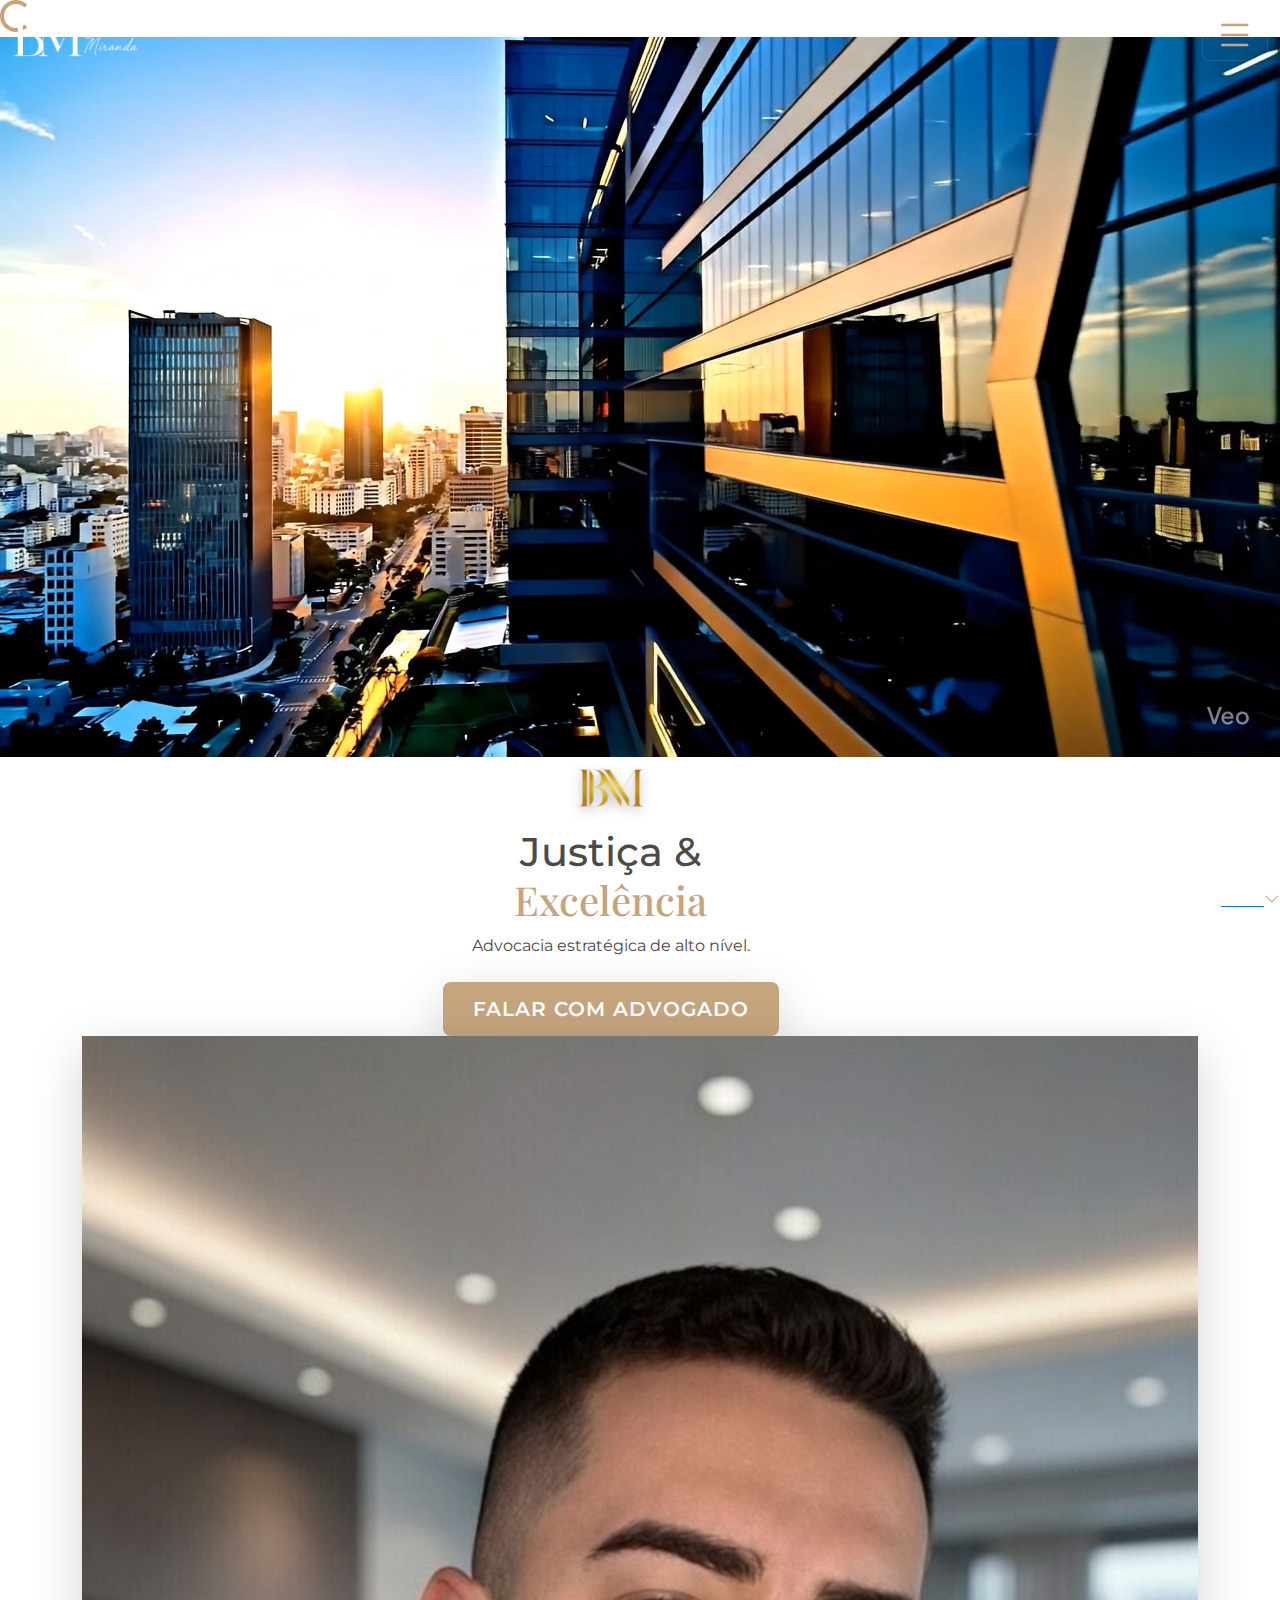
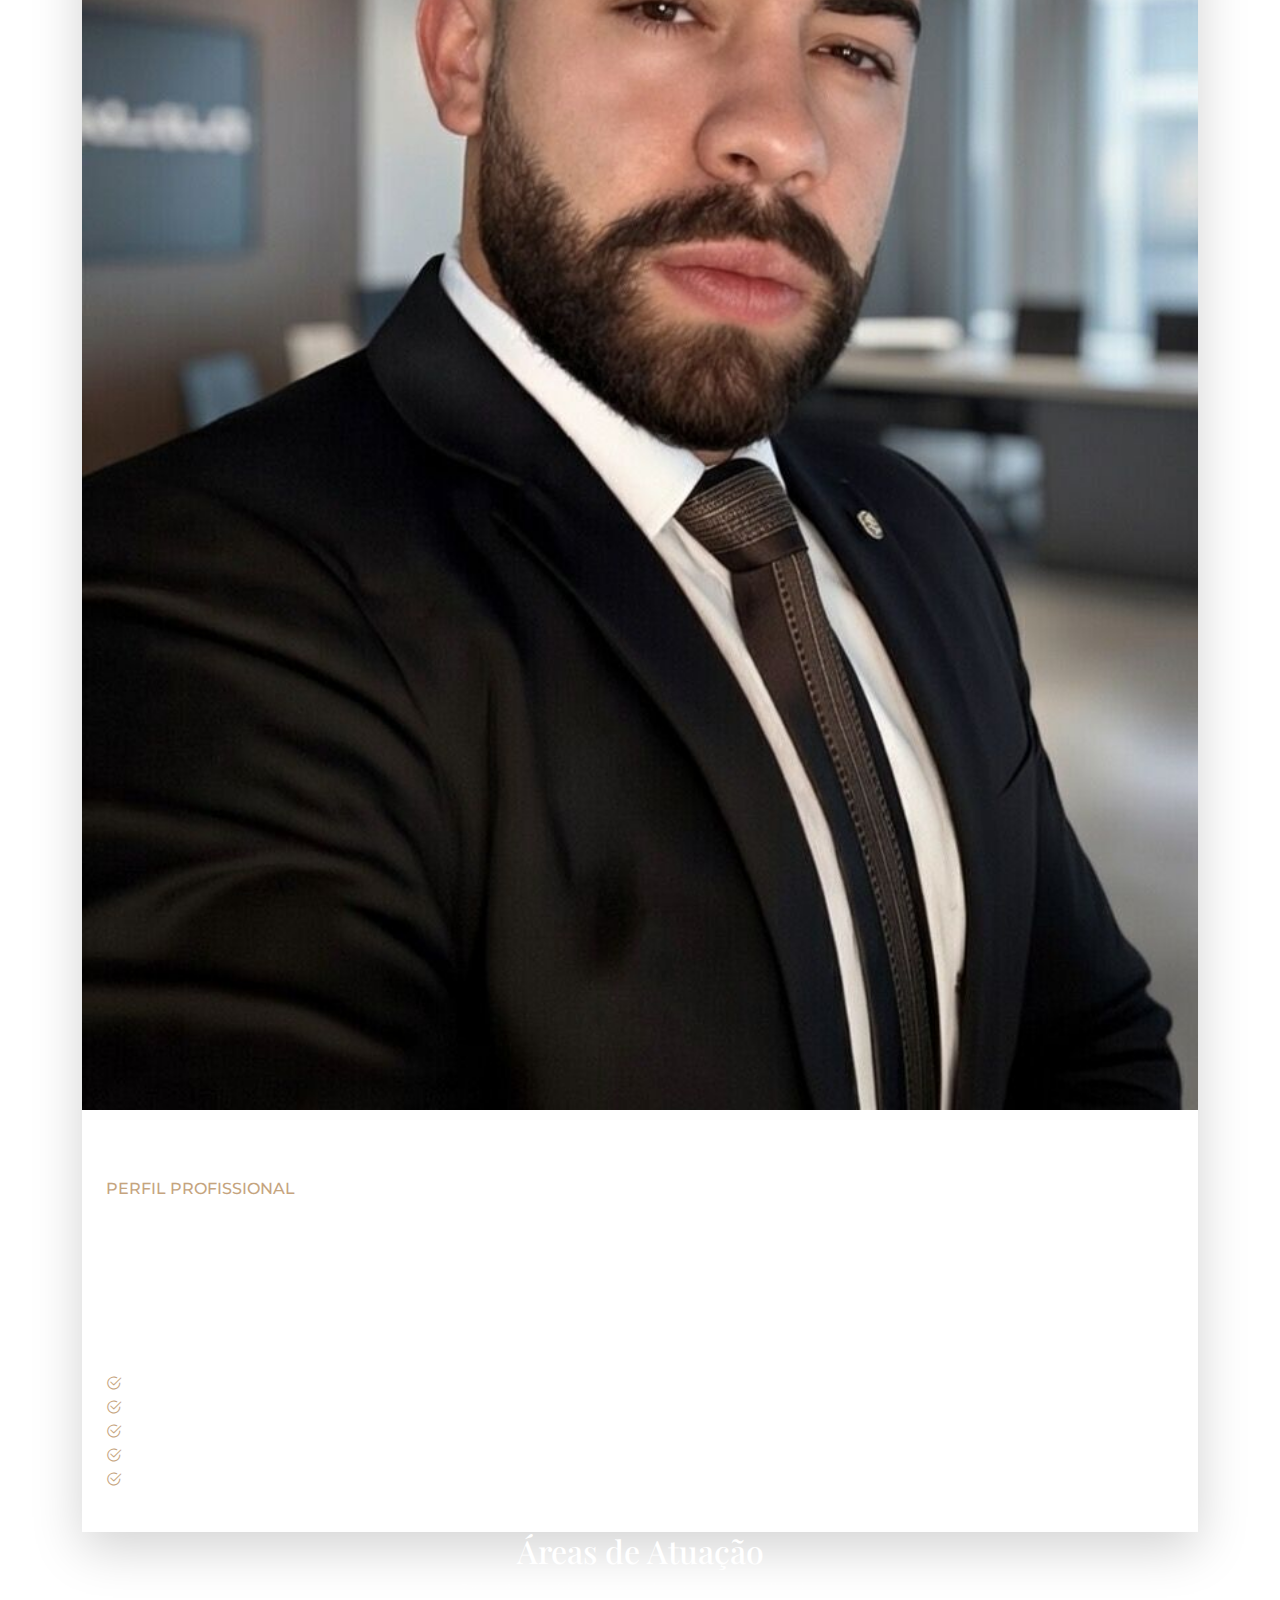
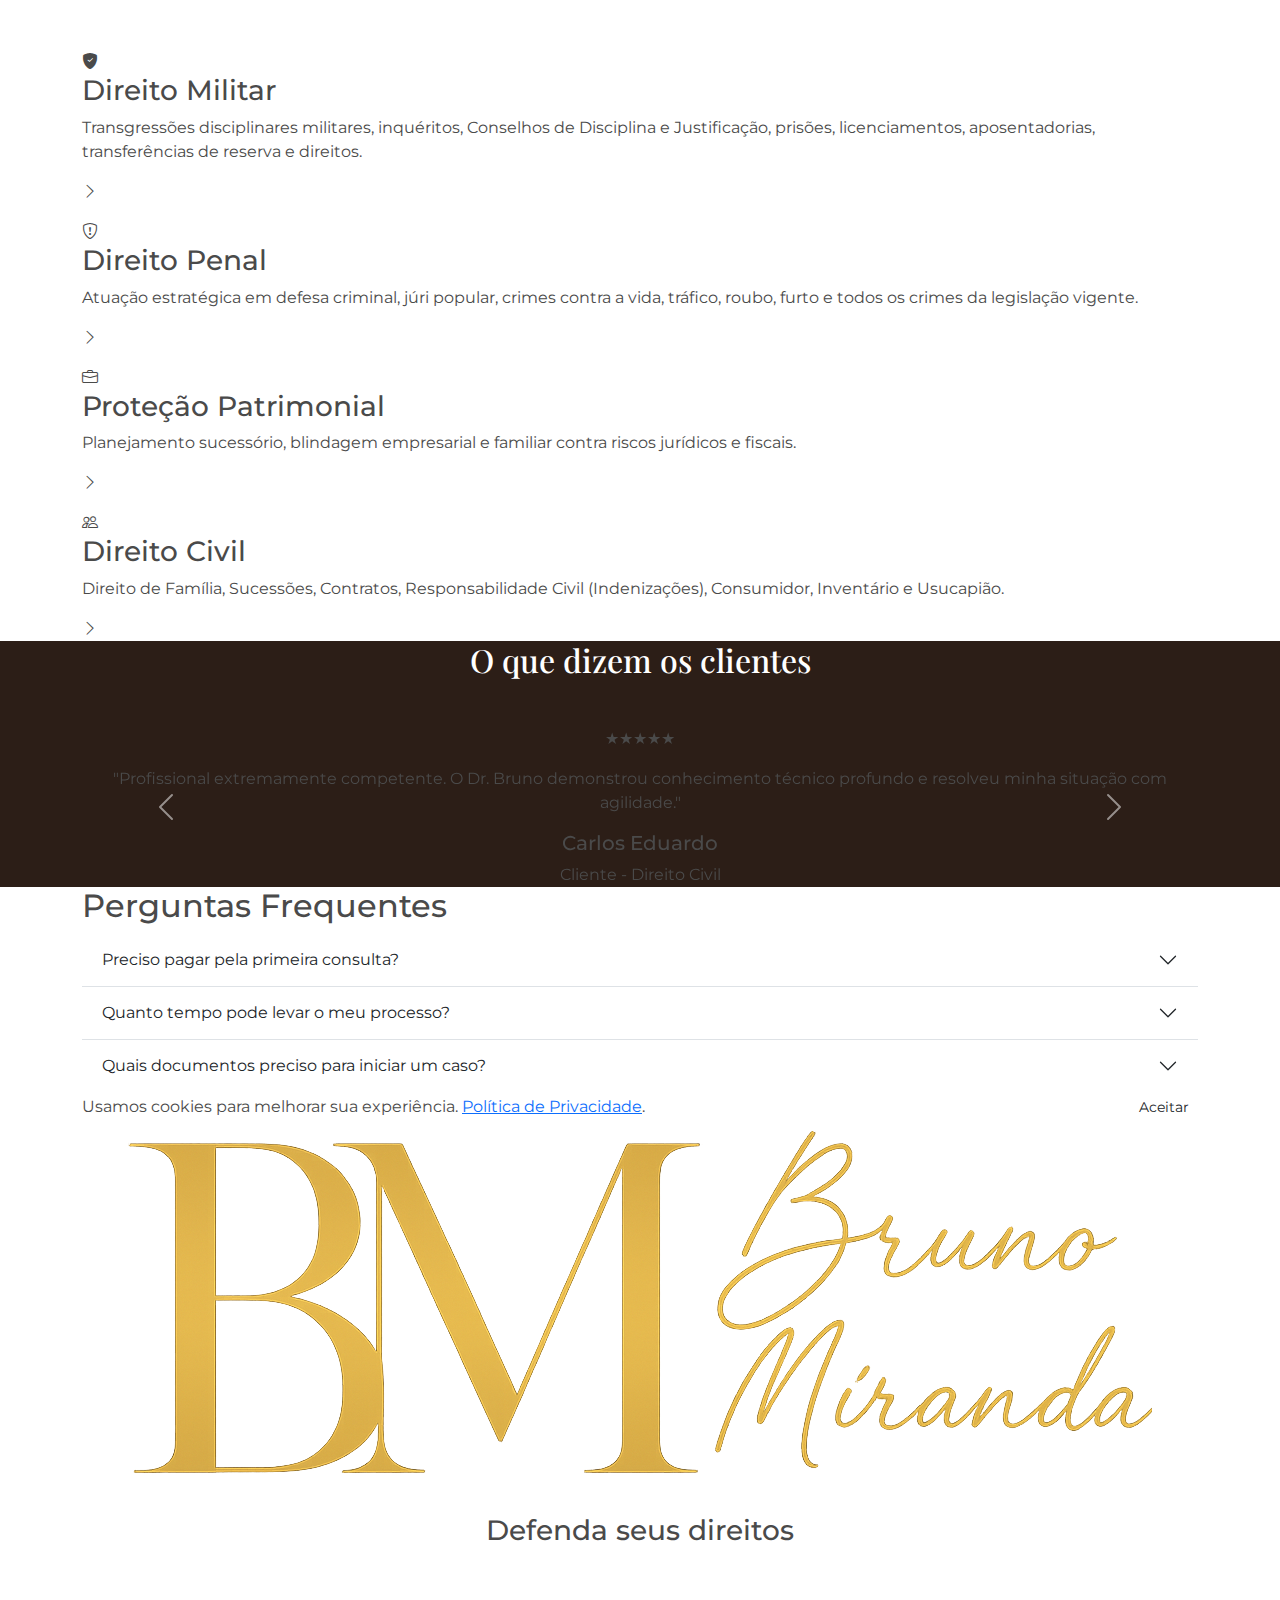
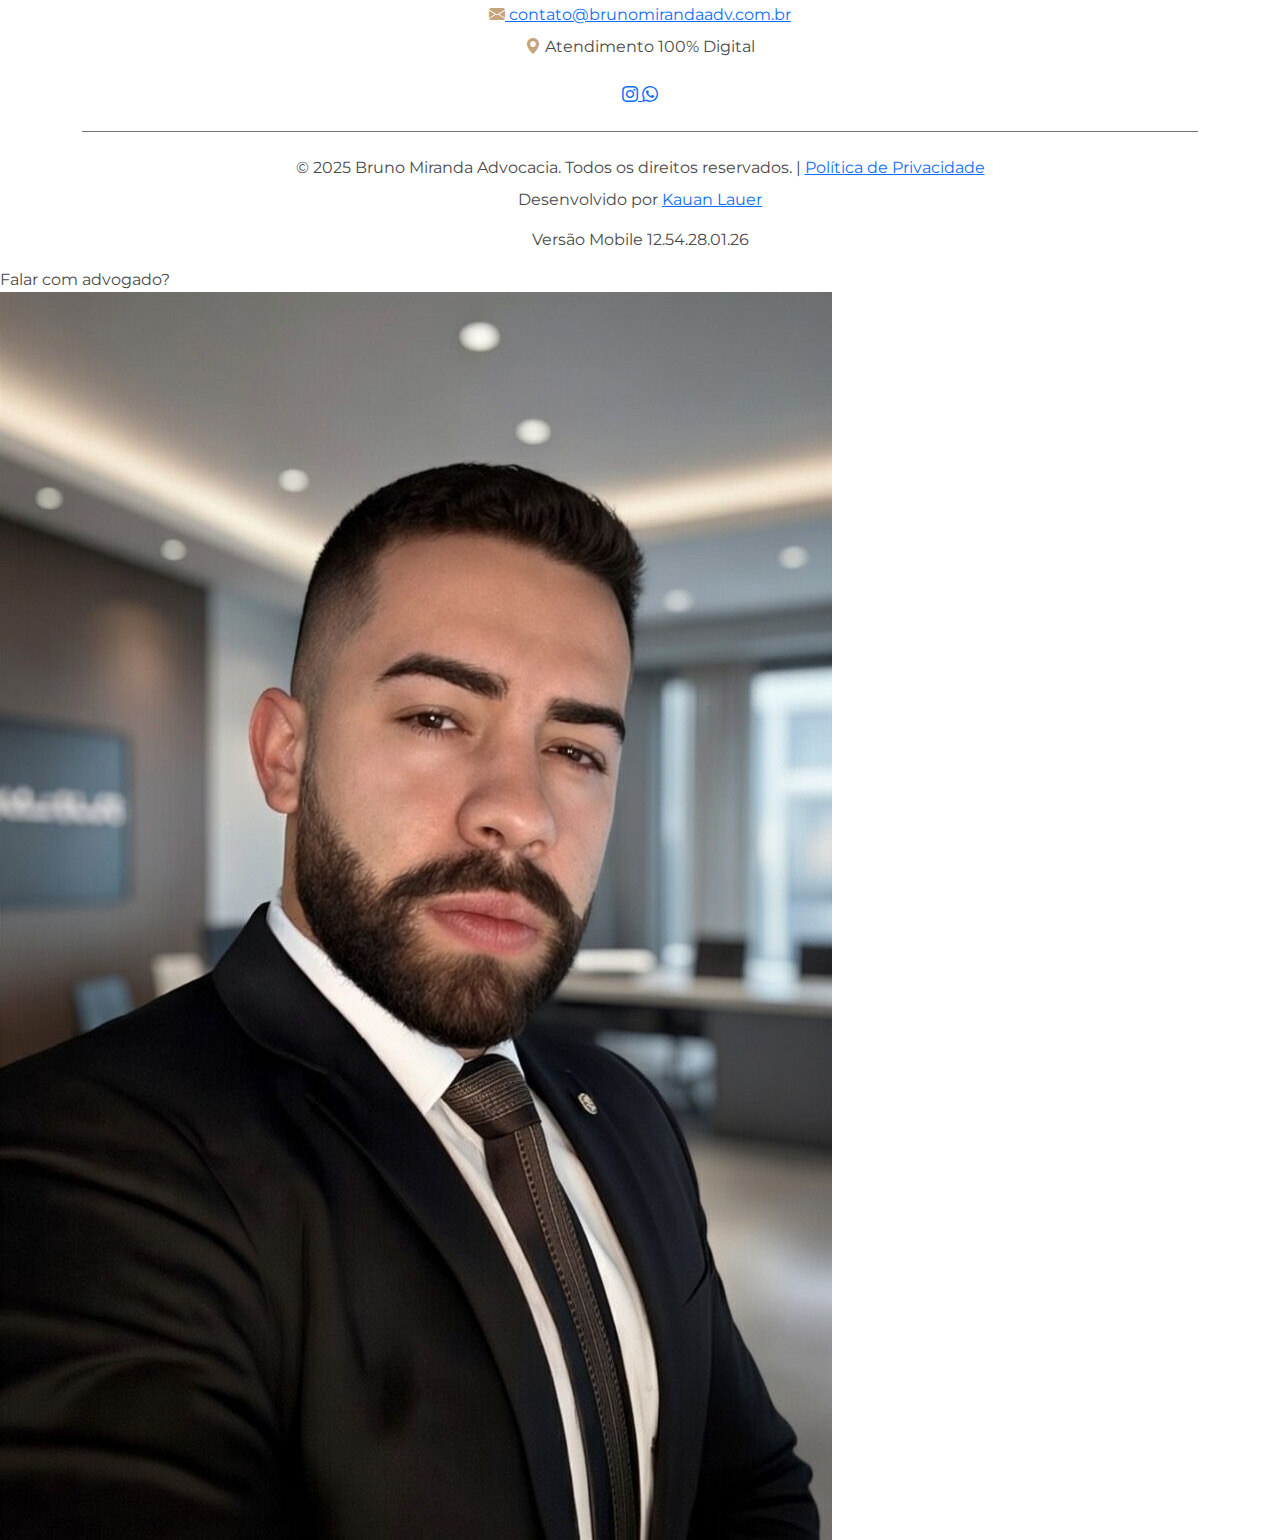
<file: mobile/index.html>
<!DOCTYPE html>
<html lang="pt-BR">
<head>
    <meta charset="UTF-8">
    <meta name="viewport" content="width=device-width, initial-scale=1.0, maximum-scale=1.0, user-scalable=no">
    <meta name="theme-color" content="#1a120f">
    <title>Dr. Bruno Miranda - Advocacia</title>
    
    <!-- Favicon -->
    <link rel="icon" type="image/png" href="../logom.png">
    
    <!-- Bootstrap 5 CSS -->
    <link href="https://cdn.jsdelivr.net/npm/bootstrap@5.3.3/dist/css/bootstrap.min.css" rel="stylesheet">
    <!-- Bootstrap Icons -->
    <link rel="stylesheet" href="https://cdn.jsdelivr.net/npm/bootstrap-icons@1.11.3/font/bootstrap-icons.min.css">
    
    <!-- Fontes -->
    <link rel="preconnect" href="https://fonts.googleapis.com">
    <link rel="preconnect" href="https://fonts.gstatic.com" crossorigin>
    <link href="https://fonts.googleapis.com/css2?family=Montserrat:wght@300;400;500;600;700&family=Playfair+Display:ital,wght@0,400;0,600;0,700;1,400&display=swap" rel="stylesheet">
    
    <!-- CSS Personalizado -->
    <link rel="stylesheet" href="style-mobile.css">
</head>
<body data-bs-spy="scroll" data-bs-target="#navbar-mobile" data-bs-offset="100">

    <!-- PRELOADER -->
    <div id="preloader">
        <div class="spinner-border text-gold" role="status"></div>
    </div>

    <!-- VÍDEO DE FUNDO -->
    <div class="video-background-container">
        <video autoplay muted loop playsinline id="bgVideo" poster="../Bruno.jpeg">
            <source src="../fundo2.mp4" type="video/mp4">
        </video>
        <div class="video-overlay"></div>
    </div>

    <!-- NAVBAR -->
    <nav class="navbar navbar-dark fixed-top" id="navbar-mobile">
        <div class="container-fluid">
            <a class="navbar-brand" href="#">
                <img src="../logo.png" alt="Bruno Miranda" class="nav-logo">
            </a>
            
            <button class="navbar-toggler custom-toggler" type="button" data-bs-toggle="offcanvas" data-bs-target="#offcanvasNavbar" aria-controls="offcanvasNavbar">
                <i class="bi bi-list fs-1 text-gold"></i>
            </button>
            
            <div class="offcanvas offcanvas-end bg-wood" tabindex="-1" id="offcanvasNavbar" aria-labelledby="offcanvasNavbarLabel">
                <div class="offcanvas-header border-bottom border-secondary">
                    <img src="../logo.png" alt="Logo" class="offcanvas-logo">
                    <button type="button" class="btn-close btn-close-white" data-bs-dismiss="offcanvas" aria-label="Close"></button>
                </div>
                <div class="offcanvas-body d-flex flex-column">
                    <ul class="navbar-nav justify-content-end flex-grow-1 pe-3">
                        <li class="nav-item"><a class="nav-link active" href="#inicio" onclick="closeMenuMobile()">Início</a></li>
                        <li class="nav-item"><a class="nav-link" href="#sobre" onclick="closeMenuMobile()">O Advogado</a></li>
                        <li class="nav-item"><a class="nav-link" href="#areas" onclick="closeMenuMobile()">Áreas de Atuação</a></li>
                        <li class="nav-item"><a class="nav-link" href="#depoimentos" onclick="closeMenuMobile()">Depoimentos</a></li>
                        <li class="nav-item"><a class="nav-link" href="#contato" onclick="closeMenuMobile()">Contato</a></li>
                    </ul>
                    
                    <div class="menu-footer mt-auto text-center">
                        <a href="https://wa.me/554198052279" class="btn btn-gold w-100 mb-3">
                            <i class="bi bi-whatsapp"></i> Agendar Consulta
                        </a>
                        <div class="social-links-menu">
                            <a href="https://www.instagram.com/gabriel.brunomiranda/" target="_blank"><i class="bi bi-instagram"></i></a>
                            <a href="mailto:contato@brunomirandaadv.com.br"><i class="bi bi-envelope"></i></a>
                        </div>
                    </div>
                </div>
            </div>
        </div>
    </nav>

    <!-- HERO SECTION -->
    <section id="inicio" class="hero-section d-flex align-items-center text-center">
        <div class="container relative-z">
            <img src="../logom.png" alt="Icone" class="hero-icon mb-3 animate-fade-down">
            <h1 class="hero-title animate-fade-up">Justiça & <br><span class="text-gold font-serif">Excelência</span></h1>
            <p class="hero-subtitle animate-fade-up delay-100">Advocacia estratégica de alto nível.</p>
            
            <div class="d-grid gap-3 d-md-block mt-4 animate-fade-up delay-200">
                <a href="https://wa.me/554198052279" class="btn btn-gold btn-lg shadow-lg">FALAR COM ADVOGADO</a>
            </div>
        </div>
        
        <a href="#sobre" class="scroll-indicator">
            <span class="text-white-50 text-uppercase small">Role</span>
            <i class="bi bi-chevron-down text-gold"></i>
        </a>
    </section>

    <!-- SOBRE O ADVOGADO -->
    <section id="sobre" class="section-padding bg-dark-gradient position-relative">
        <div class="container">
            <div class="glass-card p-0 overflow-hidden shadow-lg animate-on-scroll">
                <div class="row g-0">
                    <div class="col-12 position-relative">
                        <img src="../Bruno.jpeg" alt="Dr. Bruno Miranda" class="img-fluid w-100 bruno-photo">
                        <div class="photo-overlay"></div>
                        <div class="oab-badge">
                            <span class="d-block small text-white-50">OAB/PR</span>
                            <strong class="text-white">113.470</strong>
                        </div>
                    </div>
                    <div class="col-12 p-4 text-white">
                        <h6 class="text-gold text-uppercase ls-2 mb-2">Perfil Profissional</h6>
                        <h2 class="font-serif mb-3">Dr. Bruno Miranda</h2>
                        <div class="separator-gold mb-3"></div>
                        <p class="text-light-grey">
                            Compromisso inabalável com a ética e a técnica jurídica. Bacharel em Direito pelo Centro Universitário Santa Cruz e Pós-graduado em Direito Militar pela Escola Mineira de Direito.
                        </p>
                        <p class="text-light-grey mb-4">
                            Atuação pautada na excelência, transparência e combate incansável na defesa dos direitos de seus clientes.
                        </p>
                        <ul class="list-unstyled features-list">
                            <li><i class="bi bi-check2-circle text-gold"></i> Direito Militar Especializado</li>
                            <li><i class="bi bi-check2-circle text-gold"></i> Proteção Patrimonial Estratégica</li>
                            <li><i class="bi bi-check2-circle text-gold"></i> Defesa Criminal Comum e Militar</li>
                            <li><i class="bi bi-check2-circle text-gold"></i> Usucapião e Inventário</li>
                            <li><i class="bi bi-check2-circle text-gold"></i> Consumidor e Contratos</li>
                        </ul>
                    </div>
                </div>
            </div>
        </div>
    </section>

    <!-- ÁREAS DE ATUAÇÃO -->
    <section id="areas" class="section-padding position-relative">
        <div class="section-bg-overlay"></div>
        <div class="container relative-z">
            <div class="text-center mb-5">
                <h2 class="text-white font-serif animate-on-scroll">Áreas de Atuação</h2>
                <p class="text-white-50 animate-on-scroll">Soluções jurídicas completas e especializadas</p>
            </div>
            
            <div class="row g-3">
                <!-- Card 1 -->
                <div class="col-12 animate-on-scroll">
                    <div class="service-card">
                        <div class="card-icon">
                            <i class="bi bi-shield-fill-check"></i>
                        </div>
                        <div class="card-content">
                            <h3>Direito Militar</h3>
                            <p>Transgressões disciplinares militares, inquéritos, Conselhos de Disciplina e Justificação, prisões, licenciamentos, aposentadorias, transferências de reserva e direitos.</p>
                        </div>
                        <div class="card-arrow">
                            <i class="bi bi-chevron-right"></i>
                        </div>
                    </div>
                </div>

                <!-- Card 2 -->
                <div class="col-12 animate-on-scroll">
                    <div class="service-card">
                        <div class="card-icon">
                            <i class="bi bi-shield-exclamation"></i>
                        </div>
                        <div class="card-content">
                            <h3>Direito Penal</h3>
                            <p>Atuação estratégica em defesa criminal, júri popular, crimes contra a vida, tráfico, roubo, furto e todos os crimes da legislação vigente.</p>
                        </div>
                        <div class="card-arrow">
                            <i class="bi bi-chevron-right"></i>
                        </div>
                    </div>
                </div>

                <!-- Card 3 -->
                <div class="col-12 animate-on-scroll">
                    <div class="service-card">
                        <div class="card-icon">
                            <i class="bi bi-briefcase"></i>
                        </div>
                        <div class="card-content">
                            <h3>Proteção Patrimonial</h3>
                            <p>Planejamento sucessório, blindagem empresarial e familiar contra riscos jurídicos e fiscais.</p>
                        </div>
                        <div class="card-arrow">
                            <i class="bi bi-chevron-right"></i>
                        </div>
                    </div>
                </div>

                <!-- Card 4 -->
                <div class="col-12 animate-on-scroll">
                    <div class="service-card">
                        <div class="card-icon">
                            <i class="bi bi-people"></i>
                        </div>
                        <div class="card-content">
                            <h3>Direito Civil</h3>
                            <p>Direito de Família, Sucessões, Contratos, Responsabilidade Civil (Indenizações), Consumidor, Inventário e Usucapião.</p>
                        </div>
                        <div class="card-arrow">
                            <i class="bi bi-chevron-right"></i>
                        </div>
                    </div>
                </div>
            </div>
        </div>
    </section>

    <!-- DEPOIMENTOS -->
    <section id="depoimentos" class="section-padding bg-dark-wood">
        <div class="container">
            <h2 class="text-center text-white font-serif mb-5 animate-on-scroll">O que dizem os clientes</h2>
            
            <div id="carouselTestimonials" class="carousel slide" data-bs-ride="carousel">
                <div class="carousel-inner animate-on-scroll">
                    <!-- Item 1 -->
                    <div class="carousel-item active">
                        <div class="testimonial-card text-center">
                            <div class="stars mb-3">★★★★★</div>
                            <p class="testimonial-text">"Profissional extremamente competente. O Dr. Bruno demonstrou conhecimento técnico profundo e resolveu minha situação com agilidade."</p>
                            <h5 class="client-name mt-3">Carlos Eduardo</h5>
                            <span class="client-role">Cliente - Direito Civil</span>
                        </div>
                    </div>
                    <!-- Item 2 -->
                    <div class="carousel-item">
                        <div class="testimonial-card text-center">
                            <div class="stars mb-3">★★★★★</div>
                            <p class="testimonial-text">"Atendimento humanizado e transparente. Me senti segura durante todo o processo. Recomendo fortemente."</p>
                            <h5 class="client-name mt-3">Mariana Souza</h5>
                            <span class="client-role">Cliente - Direito Penal</span>
                        </div>
                    </div>
                </div>
                
                <button class="carousel-control-prev" type="button" data-bs-target="#carouselTestimonials" data-bs-slide="prev">
                    <span class="carousel-control-prev-icon" aria-hidden="true"></span>
                </button>
                <button class="carousel-control-next" type="button" data-bs-target="#carouselTestimonials" data-bs-slide="next">
                    <span class="carousel-control-next-icon" aria-hidden="true"></span>
                </button>
            </div>
        </div>
    </section>

    <!-- FAQ -->
    <section id="faq" class="section-padding">
        <div class="container">
            <h2 class="section-title">Perguntas Frequentes</h2>
            <div class="accordion accordion-flush" id="faqAccordion">
                <div class="accordion-item"><h2 class="accordion-header"><button class="accordion-button collapsed" type="button" data-bs-toggle="collapse" data-bs-target="#flush-collapseOne">Preciso pagar pela primeira consulta?</button></h2><div id="flush-collapseOne" class="accordion-collapse collapse" data-bs-parent="#faqAccordion"><div class="accordion-body">Oferecemos uma primeira consulta para avaliação do caso, onde discutimos as possibilidades e os próximos passos. Entre em contato para entender as condições.</div></div></div>
                <div class="accordion-item"><h2 class="accordion-header"><button class="accordion-button collapsed" type="button" data-bs-toggle="collapse" data-bs-target="#flush-collapseTwo">Quanto tempo pode levar o meu processo?</button></h2><div id="flush-collapseTwo" class="accordion-collapse collapse" data-bs-parent="#faqAccordion"><div class="accordion-body">A duração de um processo judicial varia muito dependendo da complexidade do caso, da vara em que tramita e de outros fatores. Na consulta inicial, podemos fornecer uma estimativa baseada em casos semelhantes.</div></div></div>
                <div class="accordion-item"><h2 class="accordion-header"><button class="accordion-button collapsed" type="button" data-bs-toggle="collapse" data-bs-target="#flush-collapseThree">Quais documentos preciso para iniciar um caso?</button></h2><div id="flush-collapseThree" class="accordion-collapse collapse" data-bs-parent="#faqAccordion"><div class="accordion-body">A documentação necessária depende do tipo de ação. Geralmente, são necessários documentos de identificação pessoal (RG, CPF), comprovante de residência e todos os documentos relacionados ao caso (contratos, e-mails, recibos, etc.).</div></div></div>
            </div>
        </div>
    </section>

    <!-- BANNER DE COOKIES -->
    <div id="cookie-banner" class="cookie-banner">
        <div class="container d-flex justify-content-between align-items-center flex-wrap">
            <p class="cookie-text mb-2 mb-md-0">Usamos cookies para melhorar sua experiência. <a href="politica-de-privacidade.html">Política de Privacidade</a>.</p>
            <button id="accept-cookies-btn" class="btn btn-sm">Aceitar</button>
        </div>
    </div>

    <!-- FOOTER -->
    <footer id="contato" class="main-footer">
        <div class="container text-center">
            <img src="../logo.png" alt="Bruno Miranda" class="footer-logo mb-4">
            
            <h3 class="footer-cta-title">Defenda seus direitos</h3>
            <p class="text-white-50 mb-4">Entre em contato agora para uma análise detalhada do seu caso.</p>
            
            <div class="contact-info mb-4">
                <a href="mailto:contato@brunomirandaadv.com.br" class="footer-contact-item">
                    <i class="bi bi-envelope-fill text-gold"></i> contato@brunomirandaadv.com.br
                </a>
                <div class="footer-contact-item mt-2">
                    <i class="bi bi-geo-alt-fill text-gold"></i> Atendimento 100% Digital
                </div>
            </div>

            <div class="social-icons mb-4">
                <a href="https://www.instagram.com/gabriel.brunomiranda/" target="_blank" class="social-btn">
                    <i class="bi bi-instagram"></i>
                </a>
                <a href="https://wa.me/554198052279" target="_blank" class="social-btn">
                    <i class="bi bi-whatsapp"></i>
                </a>
            </div>
            
            <div class="footer-bottom border-top border-secondary pt-4 mt-4">
                <p class="copyright mb-2">&copy; 2025 Bruno Miranda Advocacia. Todos os direitos reservados. | <a href="politica-de-privacidade.html">Política de Privacidade</a></p>
                <p class="developer">Desenvolvido por <a href="https://api.whatsapp.com/send?phone=5541999426605&text=Olá!%20Vi%20o%20site%20que%20você%20desenvolveu%20e%20gostaria%20de%20mais%20informações." target="_blank">Kauan Lauer</a></p>
                <p>Versão Mobile 12.54.28.01.26</p>
            </div>
        </div>
    </footer>

    <!-- WIDGET DE CHAT (CORRIGIDO) -->
    <div class="floating-wrapper">
        <div class="chat-bubble">
            Falar com advogado?
        </div>
        <a href="https://wa.me/554198052279?text=Olá,%20Doutor!%20Gostaria%20de%20fazer%20minha%20primeira%20consultoria%20gratuita" class="whatsapp-launcher">
            <img src="../Bruno.jpeg" alt="Dr. Bruno" class="avatar-float">
            <span class="status-dot"></span>
           
        </a>
    </div>

    <!-- Bootstrap JS -->
    <script src="https://cdn.jsdelivr.net/npm/bootstrap@5.3.3/dist/js/bootstrap.bundle.min.js"></script>
    <!-- JS Personalizado -->
    <script src="app-mobile.js"></script>

</body>
</html>
</file>
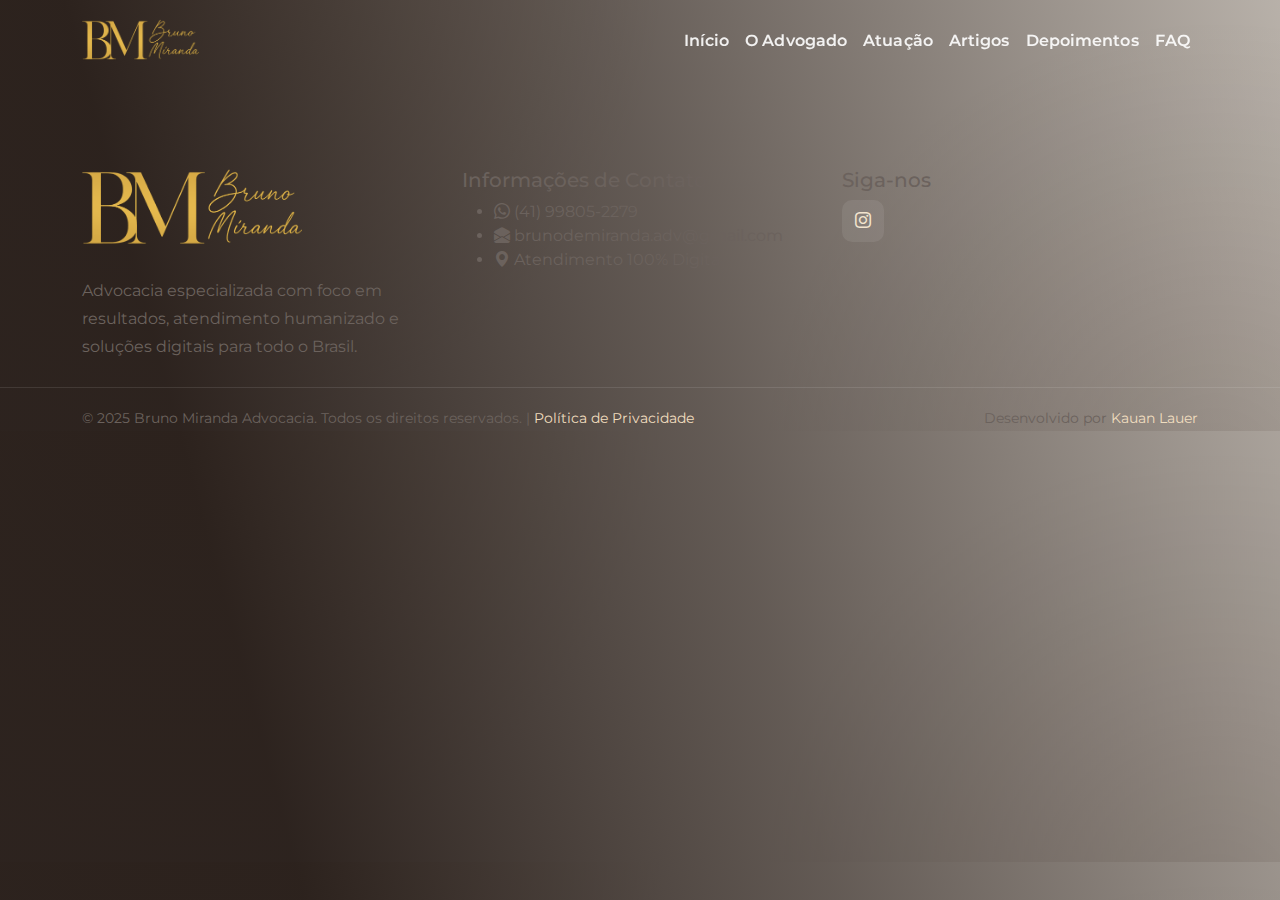
<file: artigo.html>
<!DOCTYPE html>
<html lang="pt-BR">
<head>
    <meta charset="UTF-8">
    <meta name="viewport" content="width=device-width, initial-scale=1.0">
    <!-- O título da página será definido pelo JavaScript -->
    <title>Artigo - Dr. Bruno Miranda</title>
    
    <link rel="icon" type="image/png" href="logom.png">

    <!-- Links de CSS e Fontes (os mesmos do index.html) -->
    <link href="https://cdn.jsdelivr.net/npm/bootstrap@5.3.3/dist/css/bootstrap.min.css" rel="stylesheet">
    <link rel="stylesheet" href="https://cdn.jsdelivr.net/npm/bootstrap-icons@1.11.3/font/bootstrap-icons.min.css">
    <link rel="preconnect" href="https://fonts.googleapis.com">
    <link rel="preconnect" href="https://fonts.gstatic.com" crossorigin>
    <link href="https://fonts.googleapis.com/css2?family=Montserrat:wght@400;500;600&family=Playfair+Display:wght@700&display=swap" rel="stylesheet">
    <link href="https://unpkg.com/aos@2.3.1/dist/aos.css" rel="stylesheet">
    <link rel="stylesheet" href="style.css">
</head>
<!-- MUDANÇA: Adicionada a classe 'article-page' para aplicar o estilo de fundo fixo -->
<body class="article-page">

    <!-- BARRA DE NAVEGAÇÃO (A mesma do site todo) -->
    <nav id="mainNavbar" class="navbar navbar-expand-lg fixed-top scrolled">
        <div class="container">
            <a class="navbar-brand" href="index.html">
                <img src="logo.png" alt="Logo Bruno Miranda Advocacia">
            </a>
            <button class="navbar-toggler" type="button" data-bs-toggle="collapse" data-bs-target="#navbarNav" aria-controls="navbarNav" aria-expanded="false" aria-label="Toggle navigation">
                <span class="navbar-toggler-icon"></span>
            </button>
            <div class="collapse navbar-collapse" id="navbarNav">
                <ul class="navbar-nav ms-auto align-items-center">
                    <li class="nav-item"><a class="nav-link" href="index.html#inicio">Início</a></li>
                    <li class="nav-item"><a class="nav-link" href="index.html#sobre">O Advogado</a></li>
                    <li class="nav-item"><a class="nav-link" href="index.html#areas">Atuação</a></li>
                    <li class="nav-item"><a class="nav-link" href="index.html#articles">Artigos</a></li>
                    <li class="nav-item"><a class="nav-link" href="index.html#testimonials">Depoimentos</a></li>
                    <li class="nav-item"><a class="nav-link" href="index.html#faq">FAQ</a></li>
                </ul>
            </div>
        </div>
    </nav>

    <!-- MUDANÇA: O conteúdo que rola começa aqui -->
    <div class="scrollable-content">
        <!-- CABEÇALHO DA PÁGINA DE ARTIGO -->
        <header class="page-header article-header-bg">
            <div class="hero-overlay"></div>
            <div class="container position-relative">
                <div class="row">
                    <div class="col-lg-10 text-center mx-auto">
                        <h1 data-aos="fade-up" id="article-main-title">Carregando artigo...</h1>
                        <p class="lead" data-aos="fade-up" data-aos-delay="200" id="article-meta-info"></p>
                    </div>
                </div>
            </div>
        </header>

        <!-- CONTEÚDO DO ARTIGO -->
        <main>
            <section class="policy-content">
                <div class="container">
                    <div class="row justify-content-center">
                        <div class="col-lg-8" data-aos="fade-up">
                            <br><br><br><br><br>
                            <!-- ARTIGO 1 -->
                            <div id="article-1" class="article-body" style="display: none;">
                                <h2>Entendendo o Direito de Arrependimento</h2>
                                <p>O Código de Defesa do Consumidor (CDC) é claro: ao realizar uma compra fora de um estabelecimento comercial físico – seja por telefone, internet, catálogo ou a domicílio – o consumidor tem o direito de desistir do contrato no prazo de 7 dias. Este período é conhecido como "prazo de reflexão".</p>
                                <p>A contagem do prazo se inicia a partir da assinatura do contrato ou do ato de recebimento do produto ou serviço. É importante ressaltar que não é necessário apresentar qualquer justificativa para o arrependimento. A simples insatisfação ou o fato de o produto não atender às expectativas já garante esse direito.</p>
                                <blockquote class="blockquote"><p class="mb-0">"O consumidor pode desistir do contrato, no prazo de 7 dias a contar de sua assinatura ou do ato de recebimento do produto ou serviço, sempre que a contratação de fornecimento de produtos e serviços ocorrer fora do estabelecimento comercial, especialmente por telefone ou a domicílio."</p>Art. 49 do <cite title="Código de Defesa do Consumidor">Código de Defesa do Consumidor</cite></footer></blockquote>
                                <h2>Como Exercer Seu Direito</h2>
                                <p>Para exercer o direito de arrependimento, o consumidor deve formalizar o pedido de cancelamento junto ao fornecedor. Recomenda-se que essa comunicação seja feita por um meio que permita a comprovação, como e-mail ou um protocolo de atendimento telefônico.</p>
                                <p>Uma vez comunicada a desistência, todos os valores eventualmente pagos, a qualquer título, durante o prazo de reflexão, serão devolvidos de imediato, monetariamente atualizados. Isso inclui não apenas o valor do produto, mas também os custos com frete.</p>
                                <h2>E se a loja se recusar a cancelar?</h2>
                                <p>Caso o fornecedor se recuse a cumprir a lei, o consumidor deve buscar os órgãos de defesa do consumidor, como o Procon de sua cidade. Se a questão não for resolvida administrativamente, pode ser necessário ingressar com uma ação judicial para garantir o cumprimento do seu direito, podendo, inclusive, pleitear indenização por danos morais, a depender do caso.</p>
                                <p>Estar ciente dos seus direitos é o primeiro passo para garantir relações de consumo mais justas e seguras. Em caso de dúvidas, um advogado especializado pode oferecer a orientação necessária.</p>
                            </div>

                            <!-- ARTIGO 2 -->
                            <div id="article-2" class="article-body" style="display: none;">
                                <h2>A Natureza do Processo Administrativo Disciplinar (PAD)</h2>
                                <p>O Processo Administrativo Disciplinar, conhecido como PAD, é o instrumento pelo qual a administração pública militar apura a responsabilidade de um servidor por infração praticada no exercício de suas atribuições, ou que tenha relação com as atribuições do cargo em que se encontre investido.</p>
                                <p>É um procedimento formal, que deve obrigatoriamente garantir ao militar acusado os direitos constitucionais à ampla defesa e ao contraditório. Isso significa que ele tem o direito de ser notificado de todos os atos, de produzir provas, de ser ouvido e de ser assistido por um advogado.</p>
                                <h2>Fases Essenciais do PAD</h2>
                                <p>Um PAD geralmente se divide em três fases principais:</p>
                                <ul><li><strong>Instauração:</strong> Inicia-se com a publicação do ato que constitui a comissão processante, composta por outros militares.</li><li><strong>Inquérito Administrativo:</strong> Esta é a fase de apuração dos fatos, que compreende a instrução, a defesa e o relatório. Aqui são colhidos depoimentos, realizadas perícias e juntados documentos. O militar acusado apresenta sua defesa escrita.</li><li><strong>Julgamento:</strong> A autoridade competente, com base no relatório da comissão, profere a decisão final, que pode ser pelo arquivamento do processo ou pela aplicação de uma sanção disciplinar (advertência, repreensão, licenciamento, etc.).</li></ul>
                                <blockquote class="blockquote"><p class="mb-0">A presença de um advogado desde o início do PAD não é apenas um direito, mas uma necessidade estratégica para garantir que todas as garantias processuais sejam respeitadas e que a defesa seja construída da forma mais sólida possível.</p></blockquote>
                                <h2>A Importância da Defesa Técnica</h2>
                                <p>Muitos militares acreditam que podem se defender sozinhos em um PAD, o que é um erro arriscado. Um advogado especializado em Direito Militar conhece os regulamentos disciplinares, os prazos e os ritos processuais, podendo identificar nulidades e falhas no procedimento que um leigo não perceberia. Uma defesa técnica e bem fundamentada pode ser a diferença entre a absolvição e uma sanção que pode comprometer toda uma carreira.</p>
                            </div>

                            <!-- ARTIGO 3 -->
                            <div id="article-3" class="article-body" style="display: none;">
                                <h2>O que é a Usucapião?</h2>
                                <p>A usucapião é uma forma de adquirir a propriedade de um bem (móvel ou imóvel) pela posse prolongada e ininterrupta, desde que atendidos certos requisitos previstos em lei. Em termos simples, é o direito que uma pessoa adquire sobre um bem por tê-lo utilizado como se fosse seu por um determinado período de tempo, sem a oposição do proprietário original.</p>
                                <p>Este instrumento jurídico tem uma função social importante: dar segurança jurídica e garantir que a propriedade cumpra sua função social, beneficiando quem de fato cuida e dá destinação ao bem, em detrimento de um proprietário que o abandonou.</p>
                                <h2>Principais Requisitos e Modalidades</h2>
                                <p>Os requisitos gerais para a usucapião de um imóvel são:</p>
                                <ul><li><strong>Posse com intenção de dono (animus domini):</strong> Agir como se fosse o proprietário do imóvel, pagando impostos, realizando benfeitorias, etc.</li><li><strong>Posse mansa e pacífica:</strong> Não pode haver contestação ou oposição por parte do verdadeiro proprietário durante o período da posse.</li><li><strong>Posse contínua e duradoura:</strong> A posse deve ser ininterrupta por um período de tempo que varia conforme a modalidade.</li></ul>
                                <p>Existem diversas modalidades, sendo as mais comuns:</p>
                                <ul><li><strong>Extraordinária:</strong> Posse por 15 anos, independentemente de título e boa-fé.</li><li><strong>Ordinária:</strong> Posse por 10 anos, com justo título e boa-fé.</li><li><strong>Especial Urbana:</strong> Posse de área urbana de até 250m² por 5 anos, utilizando para sua moradia ou de sua família, desde que não seja proprietário de outro imóvel.</li></ul>
                                <blockquote class="blockquote"><p class="mb-0">Regularizar um imóvel através da usucapião não apenas garante a propriedade legal, mas também valoriza o bem e permite que ele seja vendido, financiado ou deixado como herança de forma segura.</p></blockquote>
                                <h2>Como Iniciar o Processo?</h2>
                                <p>O processo de usucapião pode ser feito judicialmente, através de uma ação na justiça, ou extrajudicialmente, diretamente no cartório de registro de imóveis, sendo esta última uma opção geralmente mais rápida. Em ambos os casos, é indispensável a assistência de um advogado para analisar a documentação, orientar sobre a modalidade correta e conduzir o procedimento para garantir o sucesso na obtenção do registro da propriedade em seu nome.</p>
                            </div>
                        </div>
                    </div>
                </div>
            </section>
        </main>

        <!-- RODAPÉ (O mesmo do site todo) -->
        <footer>
            <div class="container footer-main">
                 <div class="row">
                    <div class="col-lg-4 col-md-6 mb-5 mb-lg-0"><img src="logo.png" alt="Logo Bruno Miranda Advocacia" class="footer-logo"><p class="mt-3">Advocacia especializada com foco em resultados, atendimento humanizado e soluções digitais para todo o Brasil.</p></div>
                    <div class="col-lg-4 col-md-6 mb-5 mb-lg-0"><h5>Informações de Contato</h5><ul class="contact-list"><li><i class="bi bi-whatsapp"></i> <a href="https://api.whatsapp.com/send?phone=554198052279&text=Olá!%20Gostaria%20de%20mais%20informações.">(41) 99805-2279</a></li><li><i class="bi bi-envelope-open-fill"></i> <a href="mailto:brunodemiranda.adv@gmail.com">brunodemiranda.adv@gmail.com</a></li><li><i class="bi bi-geo-alt-fill"></i> Atendimento 100% Digital</li></ul></div>
                    <div class="col-lg-4"><h5>Siga-nos</h5><div class="social-icons"><a href="https://www.instagram.com/gabriel.brunomiranda/" target="_blank" aria-label="Instagram"><i class="bi bi-instagram"></i></a></div></div>
                </div>
            </div>
            <div class="footer-bottom">
                <div class="container d-flex flex-column flex-md-row justify-content-between text-center">
                    <p class="copyright mb-2 mb-md-0">&copy; 2025 Bruno Miranda Advocacia. Todos os direitos reservados. | <a href="politica-de-privacidade.html">Política de Privacidade</a></p>
                    <p class="developer">Desenvolvido por <a href="https://api.whatsapp.com/send?phone=5541999426605&text=Olá!%20Vi%20o%20site%20que%20você%20desenvolveu%20e%20gostaria%20de%20mais%20informações." target="_blank">Kauan Lauer</a></p>
                </div>
            </div>
        </footer>
    </div> <!-- Fim do .scrollable-content -->

    <!-- SCRIPTS -->
    <script src="https://cdn.jsdelivr.net/npm/bootstrap@5.3.3/dist/js/bootstrap.bundle.min.js"></script>
    <script src="https://unpkg.com/aos@2.3.1/dist/aos.js"></script>
    <script src="app.js"></script>

    <!-- JAVASCRIPT PARA MOSTRAR O ARTIGO CORRETO -->
    <script>
        document.addEventListener('DOMContentLoaded', () => {
            const articles = {
                '1': {
                    title: 'Comprou online e se arrependeu? Conheça seus direitos.',
                    category: 'Direito do Consumidor',
                    date: '30 de Julho, 2025'
                },
                '2': {
                    title: 'Processo Administrativo Disciplinar (PAD): O que o militar precisa saber.',
                    category: 'Direito Militar',
                    date: '25 de Julho, 2025'
                },
                '3': {
                    title: 'Usucapião: Como regularizar um imóvel que você ocupa há anos.',
                    category: 'Direito Civil',
                    date: '18 de Julho, 2025'
                }
            };
            const params = new URLSearchParams(window.location.search);
            const articleId = params.get('id');
            const articleData = articles[articleId];
            if (articleData) {
                const articleElement = document.getElementById(`article-${articleId}`);
                if (articleElement) {
                    articleElement.style.display = 'block';
                    document.title = `${articleData.title} - Dr. Bruno Miranda`;
                    document.getElementById('article-main-title').textContent = articleData.title;
                    document.getElementById('article-meta-info').innerHTML = `<span>${articleData.category}</span> &bull; <span>${articleData.date}</span>`;
                }
            } else {
                document.getElementById('article-main-title').textContent = 'Artigo não encontrado';
            }
        });
    </script>
</body>
</html>
</file>
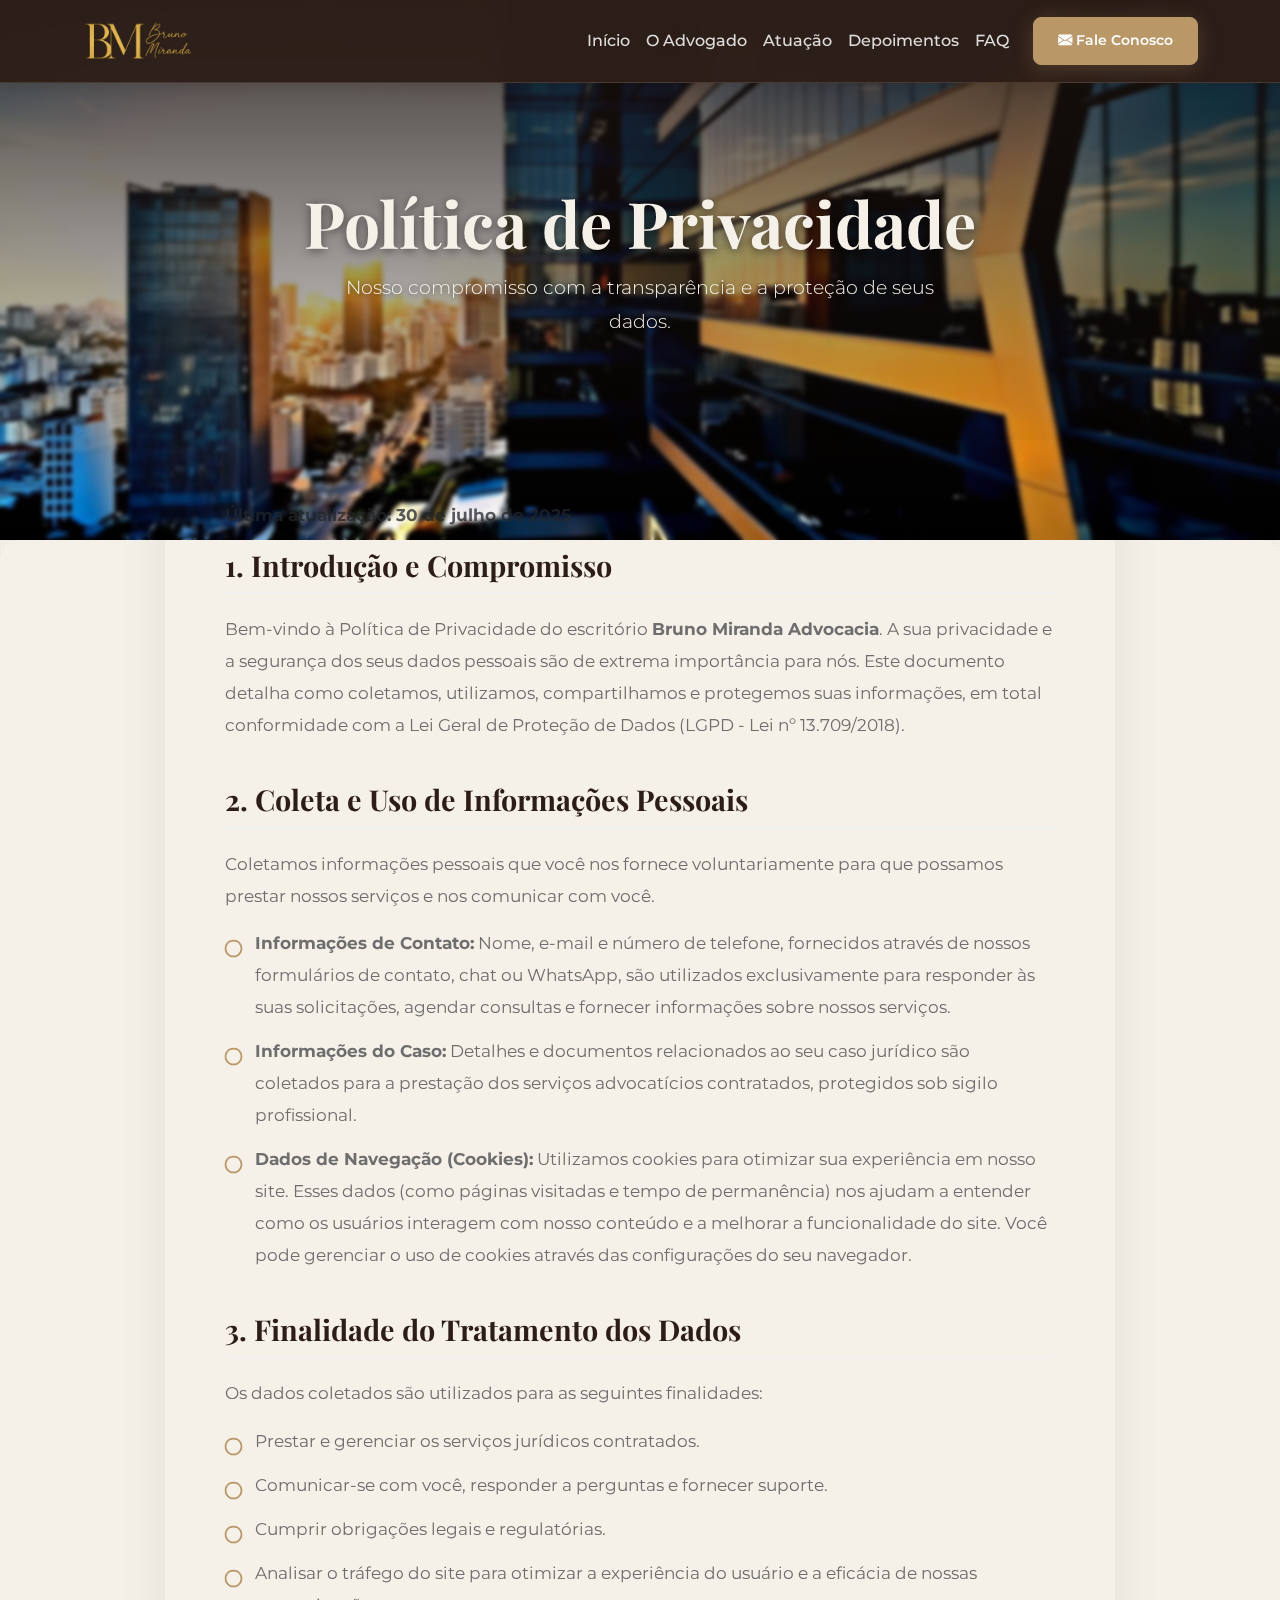
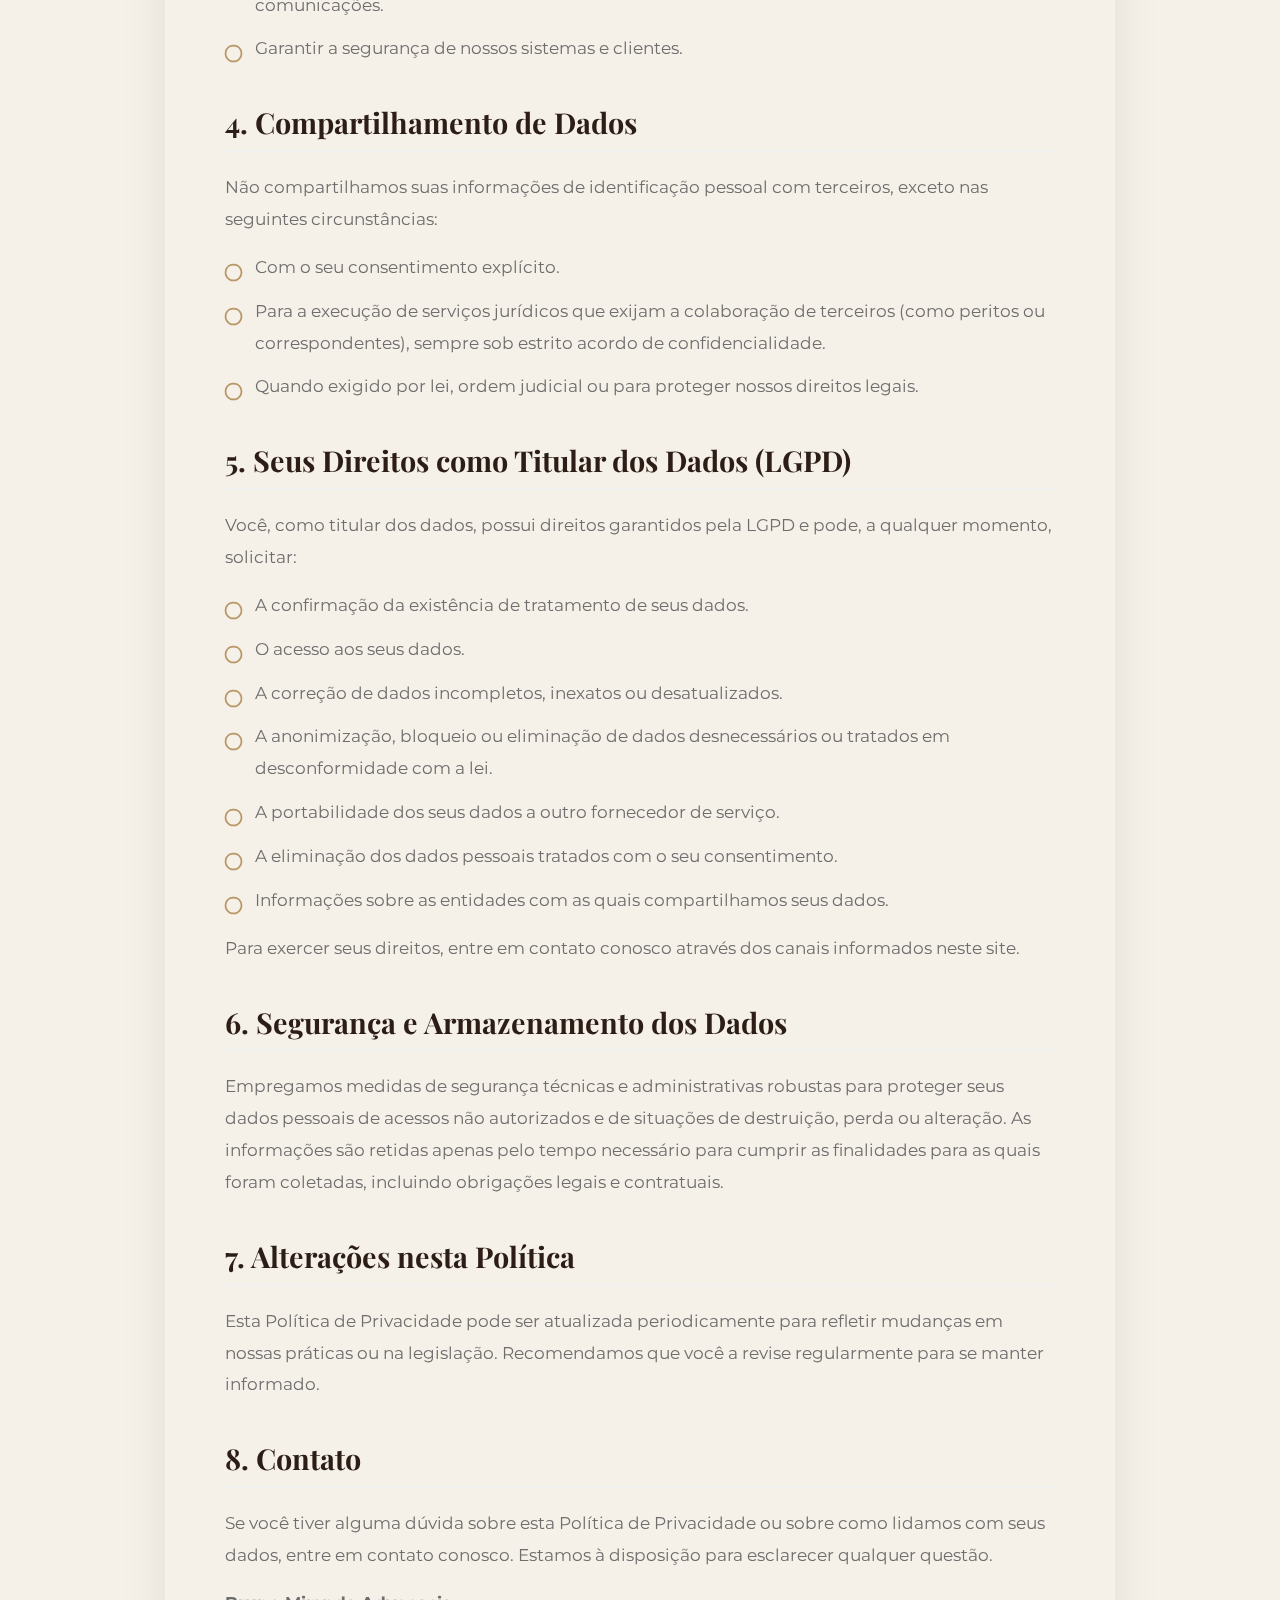
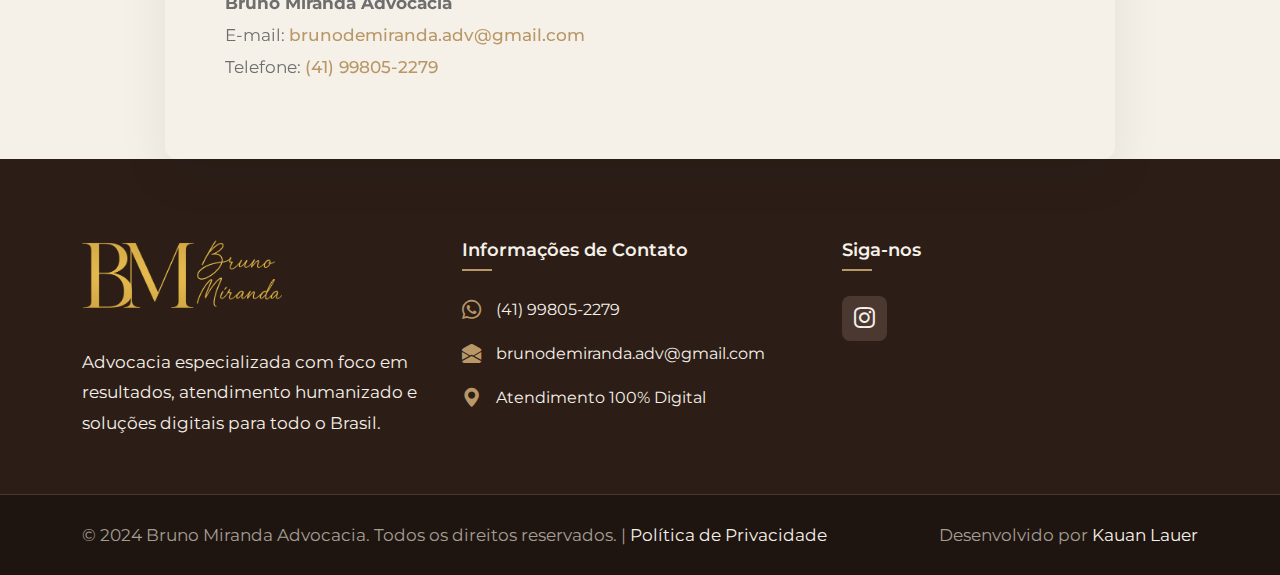
<file: producao/politica-de-privacidade.html>
<!DOCTYPE html>
<html lang="pt-BR">
<head>
    <meta charset="UTF-8">
    <meta name="viewport" content="width=device-width, initial-scale=1.0">
    <!-- Título da página específico -->
    <title>Política de Privacidade - Dr. Bruno Miranda</title>
    
    <!-- Ícone da Guia (Favicon) -->
    <link rel="icon" type="image/png" href="logom.png">

    <meta name="description" content="Conheça nossa Política de Privacidade e como protegemos seus dados. Compromisso com a transparência e a LGPD.">
    <meta name="keywords" content="política de privacidade, lgpd, proteção de dados, advogado, bruno miranda">

    <!-- Bootstrap CSS -->
    <link href="https://cdn.jsdelivr.net/npm/bootstrap@5.3.3/dist/css/bootstrap.min.css" rel="stylesheet">
    <!-- Bootstrap Icons -->
    <link rel="stylesheet" href="https://cdn.jsdelivr.net/npm/bootstrap-icons@1.11.3/font/bootstrap-icons.min.css">

    <!-- Google Fonts -->
    <link rel="preconnect" href="https://fonts.googleapis.com">
    <link rel="preconnect" href="https://fonts.gstatic.com" crossorigin>
    <link href="https://fonts.googleapis.com/css2?family=Montserrat:wght@400;500;600&family=Playfair+Display:wght@700&display=swap" rel="stylesheet">

    <!-- Biblioteca de Animação (AOS) -->
    <link href="https://unpkg.com/aos@2.3.1/dist/aos.css" rel="stylesheet">

    <!-- Link para nosso arquivo de CSS customizado -->
    <link rel="stylesheet" href="style.css">
</head>
<body>

    <!-- BARRA DE NAVEGAÇÃO (aponta para as seções do index.html) -->
    <!-- A classe 'scrolled' é adicionada diretamente para que o menu já comece com fundo branco -->
    <nav id="mainNavbar" class="navbar navbar-expand-lg fixed-top scrolled">
        <div class="container">
            <!-- LOGO -->
            <a class="navbar-brand" href="index.html">
                <img src="logo.png" alt="Logo Bruno Miranda Advocacia">
            </a>
            <button class="navbar-toggler" type="button" data-bs-toggle="collapse" data-bs-target="#navbarNav" aria-controls="navbarNav" aria-expanded="false" aria-label="Toggle navigation">
                <span class="navbar-toggler-icon"></span>
            </button>
            <div class="collapse navbar-collapse" id="navbarNav">
                <!-- Links do menu apontando para a página inicial -->
                <ul class="navbar-nav ms-auto align-items-center">
                    <li class="nav-item"><a class="nav-link" href="index.html#inicio">Início</a></li>
                    <li class="nav-item"><a class="nav-link" href="index.html#sobre">O Advogado</a></li>
                    <li class="nav-item"><a class="nav-link" href="index.html#areas">Atuação</a></li>
                    <li class="nav-item"><a class="nav-link" href="index.html#depoimentos">Depoimentos</a></li>
                    <li class="nav-item"><a class="nav-link" href="index.html#faq">FAQ</a></li>
                    <li class="nav-item ms-lg-3 mt-3 mt-lg-0">
                        <button class="btn btn-primary btn-sm" data-bs-toggle="modal" data-bs-target="#contactModal">
                            <i class="bi bi-envelope-fill"></i> Fale Conosco
                        </button>
                    </li>
                </ul>
            </div>
        </div>
    </nav>

    <!-- CABEÇALHO DA PÁGINA DE POLÍTICA COM VÍDEO DE FUNDO -->
    <header class="page-header">
        <video playsinline autoplay muted loop poster="fundo2.mp4" id="bgvideo">
            <!-- Certifique-se de que o arquivo 'fundo2.mp4' está na mesma pasta -->
            <source src="fundo2.mp4" type="video/mp4">
        </video>
        <div class="hero-overlay"></div>
        <div class="container position-relative">
            <div class="row">
                <div class="col-lg-12 text-center">
                    <h1 data-aos="fade-up">Política de Privacidade</h1>
                    <p class="lead" data-aos="fade-up" data-aos-delay="200">Nosso compromisso com a transparência e a proteção de seus dados.</p>
                </div>
            </div>
        </div>
    </header>

    <!-- CONTEÚDO PRINCIPAL DA POLÍTICA -->
    <main>
        <section class="policy-content">
            <div class="container">
                <div class="row justify-content-center">
                    <div class="col-lg-10" data-aos="fade-up">
                        <p class="text-muted"><strong>Última atualização: 30 de julho de 2025</strong></p>

                        <h2>1. Introdução e Compromisso</h2>
                        <p>Bem-vindo à Política de Privacidade do escritório <strong>Bruno Miranda Advocacia</strong>. A sua privacidade e a segurança dos seus dados pessoais são de extrema importância para nós. Este documento detalha como coletamos, utilizamos, compartilhamos e protegemos suas informações, em total conformidade com a Lei Geral de Proteção de Dados (LGPD - Lei nº 13.709/2018).</p>

                        <h2>2. Coleta e Uso de Informações Pessoais</h2>
                        <p>Coletamos informações pessoais que você nos fornece voluntariamente para que possamos prestar nossos serviços e nos comunicar com você.</p>
                        <ul>
                            <li><strong>Informações de Contato:</strong> Nome, e-mail e número de telefone, fornecidos através de nossos formulários de contato, chat ou WhatsApp, são utilizados exclusivamente para responder às suas solicitações, agendar consultas e fornecer informações sobre nossos serviços.</li>
                            <li><strong>Informações do Caso:</strong> Detalhes e documentos relacionados ao seu caso jurídico são coletados para a prestação dos serviços advocatícios contratados, protegidos sob sigilo profissional.</li>
                            <li><strong>Dados de Navegação (Cookies):</strong> Utilizamos cookies para otimizar sua experiência em nosso site. Esses dados (como páginas visitadas e tempo de permanência) nos ajudam a entender como os usuários interagem com nosso conteúdo e a melhorar a funcionalidade do site. Você pode gerenciar o uso de cookies através das configurações do seu navegador.</li>
                        </ul>

                        <h2>3. Finalidade do Tratamento dos Dados</h2>
                        <p>Os dados coletados são utilizados para as seguintes finalidades:</p>
                        <ul>
                            <li>Prestar e gerenciar os serviços jurídicos contratados.</li>
                            <li>Comunicar-se com você, responder a perguntas e fornecer suporte.</li>
                            <li>Cumprir obrigações legais e regulatórias.</li>
                            <li>Analisar o tráfego do site para otimizar a experiência do usuário e a eficácia de nossas comunicações.</li>
                            <li>Garantir a segurança de nossos sistemas e clientes.</li>
                        </ul>

                        <h2>4. Compartilhamento de Dados</h2>
                        <p>Não compartilhamos suas informações de identificação pessoal com terceiros, exceto nas seguintes circunstâncias:</p>
                        <ul>
                            <li>Com o seu consentimento explícito.</li>
                            <li>Para a execução de serviços jurídicos que exijam a colaboração de terceiros (como peritos ou correspondentes), sempre sob estrito acordo de confidencialidade.</li>
                            <li>Quando exigido por lei, ordem judicial ou para proteger nossos direitos legais.</li>
                        </ul>

                        <h2>5. Seus Direitos como Titular dos Dados (LGPD)</h2>
                        <p>Você, como titular dos dados, possui direitos garantidos pela LGPD e pode, a qualquer momento, solicitar:</p>
                        <ul>
                            <li>A confirmação da existência de tratamento de seus dados.</li>
                            <li>O acesso aos seus dados.</li>
                            <li>A correção de dados incompletos, inexatos ou desatualizados.</li>
                            <li>A anonimização, bloqueio ou eliminação de dados desnecessários ou tratados em desconformidade com a lei.</li>
                            <li>A portabilidade dos seus dados a outro fornecedor de serviço.</li>
                            <li>A eliminação dos dados pessoais tratados com o seu consentimento.</li>
                            <li>Informações sobre as entidades com as quais compartilhamos seus dados.</li>
                        </ul>
                        <p>Para exercer seus direitos, entre em contato conosco através dos canais informados neste site.</p>

                        <h2>6. Segurança e Armazenamento dos Dados</h2>
                        <p>Empregamos medidas de segurança técnicas e administrativas robustas para proteger seus dados pessoais de acessos não autorizados e de situações de destruição, perda ou alteração. As informações são retidas apenas pelo tempo necessário para cumprir as finalidades para as quais foram coletadas, incluindo obrigações legais e contratuais.</p>

                        <h2>7. Alterações nesta Política</h2>
                        <p>Esta Política de Privacidade pode ser atualizada periodicamente para refletir mudanças em nossas práticas ou na legislação. Recomendamos que você a revise regularmente para se manter informado.</p>

                        <h2>8. Contato</h2>
                        <p>Se você tiver alguma dúvida sobre esta Política de Privacidade ou sobre como lidamos com seus dados, entre em contato conosco. Estamos à disposição para esclarecer qualquer questão.</p>
                        <p><strong>Bruno Miranda Advocacia</strong><br>
                        E-mail: <a href="mailto:brunodemiranda.adv@gmail.com">brunodemiranda.adv@gmail.com</a><br>
                        Telefone: <a href="tel:+554198052279">(41) 99805-2279</a></p>
                    </div>
                </div>
            </div>
        </section>
    </main>

    <!-- RODAPÉ (o mesmo do index.html) -->
    <footer>
        <div class="container footer-main">
            <div class="row">
                <div class="col-lg-4 col-md-6 mb-5 mb-lg-0">
                    <img src="logo.png" alt="Logo Bruno Miranda Advocacia" class="footer-logo">
                    <p class="mt-3">Advocacia especializada com foco em resultados, atendimento humanizado e soluções digitais para todo o Brasil.</p>
                </div>
                <div class="col-lg-4 col-md-6 mb-5 mb-lg-0">
                    <h5>Informações de Contato</h5>
                    <ul class="contact-list">
                        <li><i class="bi bi-whatsapp"></i> <a href="https://api.whatsapp.com/send?phone=554198052279&text=Olá!%20Gostaria%20de%20mais%20informações.">(41) 99805-2279</a></li>
                        <li><i class="bi bi-envelope-open-fill"></i> <a href="mailto:brunodemiranda.adv@gmail.com">brunodemiranda.adv@gmail.com</a></li>
                        <li><i class="bi bi-geo-alt-fill"></i> Atendimento 100% Digital</li>
                    </ul>
                </div>
                <div class="col-lg-4">
                    <h5>Siga-nos</h5>
                    <div class="social-icons">
                         <a href="https://www.instagram.com/gabriel.brunomiranda/" target="_blank" aria-label="Instagram"><i class="bi bi-instagram"></i></a>
                    </div>
                </div>
            </div>
        </div>
        <div class="footer-bottom">
            <div class="container d-flex flex-column flex-md-row justify-content-between text-center">
                <p class="copyright mb-2 mb-md-0">&copy; 2024 Bruno Miranda Advocacia. Todos os direitos reservados. | <a href="politica-de-privacidade.html">Política de Privacidade</a></p>
                <p class="developer">Desenvolvido por <a href="https://api.whatsapp.com/send?phone=5541999426605&text=Olá!%20Vi%20o%20site%20que%20você%20desenvolveu%20e%20gostaria%20de%20mais%20informações." target="_blank">Kauan Lauer</a></p>
            </div>
        </div>
    </footer>

    <!-- MODAL DE CONTATO (o mesmo do index.html) -->
    <div class="modal fade" id="contactModal" tabindex="-1" aria-labelledby="contactModalLabel" aria-hidden="true">
        <div class="modal-dialog modal-dialog-centered">
            <div class="modal-content">
                <div class="modal-header">
                    <h5 class="modal-title" id="contactModalLabel">Escolha a Melhor Forma de Contato</h5>
                    <button type="button" class="btn-close" data-bs-dismiss="modal" aria-label="Close"></button>
                </div>
                <div class="modal-body">
                    <p class="text-center mb-4">Estamos prontos para atender você. Selecione uma das opções abaixo para iniciar a conversa.</p>
                    <div class="d-grid gap-3">
                        <a href="https://api.whatsapp.com/send?phone=554198052279&text=Olá!%20Gostaria%20de%20mais%20informações." target="_blank" class="btn btn-contact-modal btn-whatsapp">
                            <i class="bi bi-whatsapp"></i> Iniciar Conversa no WhatsApp
                        </a>
                        <a href="tel:+554198052279" class="btn btn-contact-modal btn-phone">
                            <i class="bi bi-telephone-fill"></i> Ligar para o Escritório
                        </a>
                        <a href="mailto:brunodemiranda.adv@gmail.com" class="btn btn-contact-modal btn-email">
                            <i class="bi bi-envelope-fill"></i> Enviar um E-mail
                        </a>
                    </div>
                </div>
            </div>
        </div>
    </div>

    <!-- SCRIPTS -->
    <script src="https://cdn.jsdelivr.net/npm/bootstrap@5.3.3/dist/js/bootstrap.bundle.min.js"></script>
    <script src="https://unpkg.com/aos@2.3.1/dist/aos.js"></script>
    <script src="app.js"></script>
</body>
</html>
</file>
<file: style.css>
:root {
    --bg-dark: #1c120e;
    --bg-deep: #2b1b15;
    --bg-soft: #f4eee5;
    --text-dark: #2d2926;
    --text-soft: #6b625d;
    --gold: #ba9561;
    --gold-soft: #d6b27f;
    --white: #ffffff;
    --shadow: 0 18px 45px rgba(24, 15, 11, 0.16);
}

* {
    box-sizing: border-box;
}

html {
    scroll-behavior: smooth;
}

body {
    margin: 0;
    font-family: 'Montserrat', sans-serif;
    background: radial-gradient(circle at 15% -10%, rgba(186, 149, 97, 0.18), transparent 40%), radial-gradient(circle at 95% 110%, rgba(79, 52, 39, 0.12), transparent 35%), var(--bg-soft);
    color: var(--text-soft);
    -webkit-font-smoothing: antialiased;
    -moz-osx-font-smoothing: grayscale;
}

h1,
h2,
h3 {
    font-family: 'Cormorant Garamond', serif;
    color: var(--text-dark);
    margin: 0;
}

p {
    line-height: 1.75;
    margin: 0;
}

a {
    color: inherit;
    text-decoration: none;
}

.navbar {
    padding: 0.9rem 0;
    background: transparent;
    transition: all 0.35s ease;
}

.navbar.scrolled {
    background: rgba(19, 12, 9, 0.8);
    backdrop-filter: blur(10px);
    box-shadow: 0 8px 24px rgba(0, 0, 0, 0.2);
}

.nav-shell {
    align-items: center;
}

.navbar-brand img {
    height: 42px;
}

.navbar-toggler {
    border: none;
}

.navbar-toggler:focus {
    box-shadow: none;
}

.navbar-toggler-icon {
    background-image: url("data:image/svg+xml,%3csvg xmlns='http://www.w3.org/2000/svg' viewBox='0 0 30 30'%3e%3cpath stroke='rgba(255,255,255,0.95)' stroke-linecap='round' stroke-miterlimit='10' stroke-width='2' d='M4 7h22M4 15h22M4 23h22'/%3e%3c/svg%3e");
}

.nav-link {
    color: rgba(255, 255, 255, 0.9);
    font-weight: 600;
    position: relative;
    transition: color 0.25s ease, opacity 0.25s ease;
    white-space: nowrap;
    font-size: 0.98rem;
    letter-spacing: 0.1px;
}

.nav-menu-surface {
    display: flex;
    align-items: center;
    flex-wrap: wrap;
    gap: 14px;
    padding: 6px 0;
    border-radius: 0;
    background: transparent;
    border: none;
    box-shadow: none;
}

.nav-links-compact {
    display: flex;
    align-items: center;
    gap: 4px;
}

.nav-links-compact .nav-link {
    border-radius: 6px;
    padding: 6px 8px;
    opacity: 0.92;
}

.nav-links-compact .nav-link:hover,
.nav-links-compact .nav-link.active {
    background: transparent;
    opacity: 1;
}

.nav-links-compact .nav-link::after {
    content: "";
    position: absolute;
    left: 8px;
    right: 8px;
    bottom: 2px;
    height: 2px;
    background: linear-gradient(90deg, rgba(214, 178, 127, 0), rgba(214, 178, 127, 0.95), rgba(214, 178, 127, 0));
    transform: scaleX(0);
    transform-origin: center;
    transition: transform 0.25s ease;
}

.nav-links-compact .nav-link:hover::after,
.nav-links-compact .nav-link.active::after {
    transform: scaleX(1);
}

.nav-menu-surface .btn-nav {
    display: inline-flex;
    align-items: center;
    justify-content: center;
    gap: 6px;
    padding: 9px 16px;
    font-size: 0.9rem;
    white-space: normal;
    line-height: 1.15;
    border-radius: 12px;
    min-width: 172px;
    max-width: 100%;
    text-align: center;
}

.language-switch {
    display: inline-flex;
    align-items: center;
    gap: 6px;
    padding: 4px;
    border-radius: 999px;
    background: rgba(16, 10, 8, 0.44);
    border: 1px solid rgba(214, 178, 127, 0.35);
}

.lang-option {
    display: inline-flex;
    align-items: center;
    gap: 6px;
    padding: 5px 10px;
    border-radius: 999px;
    color: rgba(255, 255, 255, 0.88);
    font-size: 0.78rem;
    font-weight: 700;
    letter-spacing: 0.35px;
    transition: background 0.25s ease, color 0.25s ease, transform 0.25s ease;
}

.lang-option:hover {
    color: #fff3df;
    background: rgba(214, 178, 127, 0.24);
}

.lang-option.active {
    color: #2c1d13;
    background: linear-gradient(140deg, #e0be8d, #c79e68);
    box-shadow: 0 6px 16px rgba(24, 15, 10, 0.28);
}

.lang-flag {
    width: 16px;
    height: 16px;
    border-radius: 50%;
    object-fit: cover;
    border: 1px solid rgba(255, 255, 255, 0.55);
}

.nav-link:hover,
.nav-link.active {
    color: var(--gold-soft);
}

.btn {
    border-radius: 10px;
    font-weight: 600;
    letter-spacing: 0.25px;
}

.btn-primary {
    background: var(--gold);
    border-color: var(--gold);
    color: var(--white);
    box-shadow: 0 8px 20px rgba(186, 149, 97, 0.3);
}

.btn-primary:hover {
    background: var(--gold-soft);
    border-color: var(--gold-soft);
    color: var(--white);
    transform: translateY(-2px);
}

.btn-nav {
    padding: 12px 20px;
}

.btn-outline-gold {
    border: 1px solid rgba(186, 149, 97, 0.9);
    color: #6d4c2f;
    background: rgba(255, 252, 246, 0.9);
}

.btn-outline-gold:hover {
    color: #3d2a1d;
    background: var(--gold-soft);
    border-color: var(--gold-soft);
}

.hero-section .btn-outline-gold,
.main-footer .btn-outline-gold {
    border-color: rgba(214, 178, 127, 0.95);
    color: #f4deba;
    background: rgba(27, 18, 13, 0.22);
}

.hero-section .btn-outline-gold:hover,
.main-footer .btn-outline-gold:hover {
    color: var(--bg-dark);
    background: var(--gold-soft);
    border-color: var(--gold-soft);
}

.hero-section {
    position: relative;
    min-height: 100vh;
    display: flex;
    align-items: center;
    overflow: hidden;
}

.hero-video {
    position: absolute;
    inset: 0;
    width: 100%;
    height: 100%;
    object-fit: cover;
    z-index: -3;
}

.hero-overlay {
    position: absolute;
    inset: 0;
    background: linear-gradient(75deg, rgba(28, 18, 14, 0.92) 20%, rgba(28, 18, 14, 0.67) 55%, rgba(28, 18, 14, 0.28) 100%);
    z-index: -2;
}

.hero-grid-pattern {
    position: absolute;
    inset: 0;
    background-image: linear-gradient(rgba(255, 255, 255, 0.028) 1px, transparent 1px), linear-gradient(90deg, rgba(255, 255, 255, 0.028) 1px, transparent 1px);
    background-size: 28px 28px;
    mask-image: linear-gradient(180deg, rgba(0, 0, 0, 0.55), rgba(0, 0, 0, 0));
    z-index: -1;
}

.hero-grid-pattern::before {
    content: "";
    position: absolute;
    inset: 0;
    background: radial-gradient(circle at 25% 20%, rgba(214, 178, 127, 0.14), transparent 34%), radial-gradient(circle at 75% 75%, rgba(255, 214, 163, 0.08), transparent 38%);
    animation: heroGlow 9s ease-in-out infinite alternate;
}

@keyframes heroGlow {
    from { opacity: 0.6; transform: translateY(0); }
    to { opacity: 1; transform: translateY(-4px); }
}

.hero-wood-frame {
    position: absolute;
    inset: 14px;
    border: 1px solid rgba(214, 178, 127, 0.22);
    border-radius: 0;
    pointer-events: none;
}

.hero-wood-frame::before,
.hero-wood-frame::after {
    content: "";
    position: absolute;
    width: 52px;
    height: 52px;
    border: 1px solid rgba(214, 178, 127, 0.6);
}

.hero-wood-frame::before {
    top: 10px;
    left: 10px;
    border-right: none;
    border-bottom: none;
}

.hero-wood-frame::after {
    right: 10px;
    top: 10px;
    border-left: none;
    border-bottom: none;
}

.hero-content {
    max-width: 840px;
    padding-top: 120px;
    padding-bottom: 118px;
}

.hero-kicker {
    display: inline-block;
    color: #efddc4;
    text-transform: uppercase;
    letter-spacing: 1.5px;
    border: 1px solid rgba(214, 178, 127, 0.45);
    border-radius: 999px;
    padding: 10px 16px;
    font-size: 0.76rem;
    margin-bottom: 1.25rem;
    background: rgba(19, 12, 9, 0.4);
}

.hero-content h1 {
    color: var(--white);
    font-size: clamp(2.4rem, 5.5vw, 5rem);
    line-height: 0.98;
    margin-bottom: 1rem;
    text-shadow: 0 4px 20px rgba(0, 0, 0, 0.25);
}

.hero-lead {
    color: #e5d7c6;
    font-size: 1.18rem;
    max-width: 680px;
    margin-bottom: 2rem;
}

.hero-actions {
    display: flex;
    flex-wrap: wrap;
    gap: 14px;
}

.hero-actions .btn-lg {
    padding: 14px 30px;
    min-height: 58px;
    border-radius: 14px;
    font-size: 1.02rem;
    font-weight: 700;
    letter-spacing: 0.2px;
}

.hero-actions .btn-lg {
    position: relative;
    overflow: hidden;
}

.hero-actions .btn-lg::before {
    content: "";
    position: absolute;
    top: 0;
    bottom: 0;
    left: -120%;
    width: 52%;
    background: linear-gradient(105deg, rgba(255, 255, 255, 0), rgba(255, 255, 255, 0.26), rgba(255, 255, 255, 0));
    transform: skewX(-24deg);
    transition: left 0.55s ease;
}

.hero-actions .btn-lg:hover::before {
    left: 130%;
}

.hero-actions .btn-primary {
    background: linear-gradient(135deg, #b8925e, #c8a16b);
    border: 1px solid rgba(236, 208, 166, 0.28);
    box-shadow: 0 10px 26px rgba(30, 19, 12, 0.45), inset 0 1px 0 rgba(255, 255, 255, 0.18);
}

.hero-actions .btn-primary:hover {
    background: linear-gradient(135deg, #c39e69, #d0ab78);
    transform: translateY(-2px);
}

.hero-actions .btn-outline-gold {
    color: #f2dfc0;
    background: rgba(27, 18, 13, 0.22);
    border: 1px solid rgba(214, 178, 127, 0.9);
    box-shadow: inset 0 0 0 1px rgba(255, 255, 255, 0.04);
}

.hero-actions .btn-outline-gold:hover {
    color: #2d1f14;
    background: #d9b27d;
    border-color: #d9b27d;
}

.hero-trust {
    margin-top: 1.25rem;
    display: flex;
    flex-wrap: wrap;
    gap: 10px 24px;
    color: #f3e8d8;
    font-size: 0.88rem;
    line-height: 1.35;
    position: relative;
    z-index: 7;
}

.hero-trust span {
    display: inline-flex;
    align-items: center;
    gap: 8px;
}

.hero-trust i {
    color: var(--gold-soft);
}

.scroll-indicator {
    position: absolute;
    bottom: 20px;
    left: 50%;
    transform: translateX(-50%);
    width: 30px;
    height: 48px;
    border-radius: 999px;
    border: 2px solid rgba(255, 255, 255, 0.65);
    display: flex;
    justify-content: center;
    align-items: flex-start;
    padding-top: 8px;
    opacity: 0.86;
    z-index: 4;
}

.scroll-indicator span {
    width: 4px;
    height: 10px;
    border-radius: 8px;
    background: rgba(255, 255, 255, 0.8);
    animation: scrollPulse 1.8s infinite;
}

@keyframes scrollPulse {
    0% { opacity: 0; transform: translateY(0); }
    40% { opacity: 1; }
    100% { opacity: 0; transform: translateY(16px); }
}

.section {
    position: relative;
    padding: 100px 0;
    content-visibility: auto;
    contain-intrinsic-size: 1px 700px;
}

.section::before {
    content: "";
    position: absolute;
    left: 0;
    right: 0;
    top: 0;
    height: 1px;
    background: linear-gradient(90deg, transparent, rgba(120, 88, 50, 0.25), transparent);
    pointer-events: none;
}

.section-light {
    background: var(--bg-soft);
}

.section-dark {
    position: relative;
    background: linear-gradient(120deg, rgba(28, 18, 14, 0.95), rgba(43, 27, 21, 0.95)), url('tribunal.png') center/cover;
}

.section-dark .section-title,
.section-dark .section-tag,
.section-dark p,
.section-dark h3,
.section-dark li,
.section-dark span {
    color: var(--white);
}

.section-head {
    max-width: 760px;
    margin: 0 auto;
}

.section-head .section-title {
    position: relative;
    padding-bottom: 14px;
}

.section-head .section-title::after {
    content: "";
    position: absolute;
    width: 76px;
    height: 2px;
    left: 50%;
    transform: translateX(-50%);
    bottom: 0;
    background: linear-gradient(90deg, rgba(186, 149, 97, 0.3), rgba(186, 149, 97, 1), rgba(186, 149, 97, 0.3));
}

.section-tag {
    display: inline-block;
    text-transform: uppercase;
    letter-spacing: 1.8px;
    font-size: 0.74rem;
    font-weight: 700;
    color: var(--gold);
    margin-bottom: 10px;
}

.section-cta-inline {
    margin-top: 18px;
}

.section-cta-center {
    display: flex;
    justify-content: center;
}

.section-cta-inline .btn {
    border-radius: 12px;
    padding: 11px 18px;
    font-weight: 700;
}

.section-dark .section-cta-inline .btn-outline-gold {
    border-color: rgba(214, 178, 127, 0.9);
    color: #f3deb8;
    background: rgba(26, 17, 13, 0.26);
}

.section-dark .section-cta-inline .btn-outline-gold:hover {
    color: #2d1f14;
    background: var(--gold-soft);
    border-color: var(--gold-soft);
}

.section-title {
    font-size: clamp(2rem, 4.5vw, 3.2rem);
    line-height: 1.05;
    margin-bottom: 14px;
}

.authority-strip {
    padding: 34px 0 26px;
    background: linear-gradient(180deg, rgba(202, 177, 143, 0.11), rgba(244, 238, 229, 0.7));
}

.authority-grid {
    display: grid;
    grid-template-columns: repeat(4, minmax(0, 1fr));
    gap: 12px;
}

.authority-item {
    display: flex;
    align-items: flex-start;
    gap: 10px;
    padding: 16px 14px;
    background: linear-gradient(145deg, #ffffff, #f8f3eb);
    border: 1px solid rgba(65, 47, 34, 0.11);
    border-radius: 12px;
    box-shadow: 0 8px 20px rgba(41, 27, 18, 0.08);
}

.authority-item i {
    color: #9b6d3b;
    font-size: 1.1rem;
    margin-top: 2px;
}

.authority-item strong {
    display: block;
    color: #3d2c1f;
    font-size: 0.9rem;
}

.authority-item span {
    display: block;
    color: #6e6158;
    font-size: 0.77rem;
    margin-top: 3px;
}

.credentials-section {
    padding-top: 66px;
}

.credentials-grid {
    display: grid;
    grid-template-columns: repeat(4, minmax(0, 1fr));
    gap: 14px;
}

.credential-card {
    background: linear-gradient(160deg, #ffffff, #f6efe4);
    border: 1px solid rgba(51, 36, 26, 0.12);
    border-radius: 14px;
    padding: 18px;
    box-shadow: 0 8px 20px rgba(35, 24, 16, 0.08);
}

.credential-card i {
    color: #99693a;
    font-size: 1.18rem;
}

.credential-card h3 {
    margin: 10px 0 8px;
    font-size: 1.28rem;
}

.credential-card p {
    font-size: 0.9rem;
}

.portrait-wrapper {
    position: relative;
    border-radius: 18px;
    overflow: hidden;
    box-shadow: var(--shadow);
}

.portrait-wrapper img {
    width: 100%;
    height: auto;
    display: block;
}

.portrait-badge {
    position: absolute;
    left: 20px;
    bottom: 20px;
    background: rgba(22, 14, 11, 0.86);
    color: #f7e6ca;
    border: 1px solid rgba(214, 178, 127, 0.45);
    border-radius: 12px;
    padding: 12px 14px;
    display: grid;
    line-height: 1.1;
}

.portrait-badge strong {
    font-size: 0.76rem;
    letter-spacing: 1.4px;
}

.portrait-badge span {
    font-size: 1.05rem;
    font-weight: 700;
}

.credibility-cards {
    margin-top: 1.7rem;
    display: grid;
    gap: 14px;
}

.credibility-cards article {
    display: flex;
    gap: 14px;
    align-items: flex-start;
    padding: 18px;
    border-radius: 14px;
    border: 1px solid rgba(28, 18, 14, 0.08);
    background: #fff;
    box-shadow: 0 6px 18px rgba(26, 17, 12, 0.08);
}

.credibility-cards i {
    color: var(--gold);
    font-size: 1.3rem;
}

.credibility-cards h3 {
    font-size: 1.35rem;
    margin-bottom: 4px;
}

.area-card {
    background: rgba(255, 255, 255, 0.08);
    border: 1px solid rgba(255, 255, 255, 0.16);
    backdrop-filter: blur(8px);
    border-radius: 16px;
    padding: 32px 24px;
    height: 100%;
    transition: transform 0.28s ease, box-shadow 0.28s ease;
}

.area-card:hover {
    transform: translateY(-6px);
    box-shadow: 0 14px 30px rgba(0, 0, 0, 0.28);
}

.area-card i {
    font-size: 2rem;
    color: #f6c680;
}

.area-card h3 {
    margin: 12px 0 14px;
    font-size: 1.9rem;
    color: #f7efe3;
}

.area-card ul {
    list-style: none;
    margin: 0;
    padding: 0;
}

.area-card li {
    padding: 8px 0;
    border-bottom: 1px solid rgba(255, 255, 255, 0.16);
    color: #e8dac8;
}

.area-card li:last-child {
    border-bottom: none;
}

.steps-grid {
    display: grid;
    grid-template-columns: repeat(3, minmax(0, 1fr));
    gap: 18px;
}

.step-card {
    background: #ffffff;
    border: 1px solid rgba(43, 27, 21, 0.1);
    border-radius: 16px;
    padding: 26px;
    box-shadow: 0 8px 26px rgba(25, 16, 11, 0.07);
    transition: transform 0.25s ease, box-shadow 0.25s ease;
}

.step-card:hover {
    transform: translateY(-4px);
    box-shadow: 0 14px 30px rgba(25, 16, 11, 0.12);
}

.case-section {
    background: linear-gradient(180deg, rgba(244, 238, 229, 0.6), rgba(244, 238, 229, 1));
}

.case-grid {
    display: grid;
    grid-template-columns: repeat(3, minmax(0, 1fr));
    gap: 14px;
}

.case-card {
    background: #fff;
    border-radius: 14px;
    border: 1px solid rgba(58, 40, 29, 0.12);
    padding: 18px;
    box-shadow: 0 8px 22px rgba(28, 19, 13, 0.08);
}

.case-card h3 {
    font-size: 1.45rem;
    margin-bottom: 10px;
}

.case-card p {
    font-size: 0.9rem;
    margin-bottom: 8px;
}

.video-showcase {
    background: linear-gradient(180deg, rgba(244, 238, 229, 0.82), rgba(244, 238, 229, 1));
}

.video-showcase-wrap {
    margin-top: 22px;
    display: flex;
    justify-content: center;
}

.video-carousel-wrap {
    margin-top: 22px;
}

.video-card {
    display: grid;
    justify-items: center;
}

.adv-video-player {
    width: min(100%, 420px);
    display: block;
    aspect-ratio: 9 / 16;
    object-fit: contain;
    background: #090705;
    border-radius: 16px;
    border: 1px solid rgba(53, 37, 26, 0.2);
    box-shadow: 0 14px 32px rgba(26, 17, 12, 0.18);
}

.video-caption {
    margin-top: 10px;
    font-size: 0.88rem;
    font-weight: 600;
    color: #5f5248;
    text-align: center;
}

.video-carousel-indicators {
    position: static;
    margin: 0 0 12px;
}

.video-carousel-indicators [data-bs-target] {
    width: 24px;
    height: 4px;
    border: 0;
    border-radius: 999px;
    margin: 0 4px;
    background-color: rgba(92, 67, 45, 0.25);
}

.video-carousel-indicators .active {
    background-color: #b1844f;
}

.video-carousel-control {
    width: 46px;
    top: 50%;
    transform: translateY(-50%);
    bottom: auto;
    opacity: 1;
}

.video-carousel-control .carousel-control-prev-icon,
.video-carousel-control .carousel-control-next-icon {
    width: 36px;
    height: 36px;
    border-radius: 999px;
    background-color: rgba(19, 13, 10, 0.72);
    background-size: 56%;
    border: 1px solid rgba(214, 178, 127, 0.35);
}

.prep-section {
    background: linear-gradient(180deg, rgba(244, 238, 229, 0.7), rgba(244, 238, 229, 1));
}

.prep-grid {
    display: grid;
    grid-template-columns: repeat(2, minmax(0, 1fr));
    gap: 12px;
}

.prep-item {
    display: flex;
    align-items: flex-start;
    gap: 12px;
    background: #fff;
    border: 1px solid rgba(59, 42, 30, 0.12);
    border-radius: 14px;
    padding: 16px;
    box-shadow: 0 7px 18px rgba(31, 22, 15, 0.08);
}

.prep-item i {
    color: #a97845;
    font-size: 1.1rem;
    margin-top: 2px;
}

.prep-item h3 {
    font-size: 1.26rem;
    margin-bottom: 6px;
}

.prep-item p {
    font-size: 0.9rem;
}

.step-card span {
    display: inline-flex;
    width: 36px;
    height: 36px;
    align-items: center;
    justify-content: center;
    border-radius: 10px;
    background: rgba(186, 149, 97, 0.18);
    color: #7f5a2e;
    font-weight: 700;
    margin-bottom: 14px;
}

.step-card h3 {
    font-size: 1.7rem;
    margin-bottom: 8px;
}

.testimonials {
    overflow: hidden;
}

.testimonial-card {
    height: 100%;
    border-radius: 16px;
    padding: 28px;
    background: rgba(255, 255, 255, 0.1);
    border: 1px solid rgba(255, 255, 255, 0.2);
    backdrop-filter: blur(8px);
    transition: transform 0.25s ease, border-color 0.25s ease;
}

.testimonial-card:hover {
    transform: translateY(-4px);
    border-color: rgba(246, 198, 128, 0.45);
}

.reviews-wall {
    overflow: hidden;
}

.reviews-marquee {
    margin-top: 1.2rem;
    position: relative;
}

.reviews-marquee::before,
.reviews-marquee::after {
    content: "";
    position: absolute;
    top: 0;
    bottom: 0;
    width: 70px;
    z-index: 3;
    pointer-events: none;
}

.reviews-marquee::before {
    left: 0;
    background: linear-gradient(90deg, var(--bg-soft), rgba(244, 238, 229, 0));
}

.reviews-marquee::after {
    right: 0;
    background: linear-gradient(270deg, var(--bg-soft), rgba(244, 238, 229, 0));
}

.reviews-track {
    display: flex;
    gap: 14px;
    width: max-content;
    animation: reviews-scroll 46s linear infinite;
}

.reviews-marquee:hover .reviews-track,
.reviews-marquee:focus-within .reviews-track {
    animation-play-state: paused;
}

.review-chip {
    width: min(370px, 84vw);
    background: #fff;
    border: 1px solid rgba(45, 35, 27, 0.12);
    border-radius: 14px;
    padding: 16px;
    box-shadow: 0 6px 16px rgba(29, 20, 13, 0.08);
}

.review-chip .stars {
    color: #efb257;
    margin-bottom: 8px;
}

.review-chip p {
    font-size: 0.93rem;
    color: #554a42;
}

.review-chip span {
    display: inline-block;
    margin-top: 10px;
    font-size: 0.78rem;
    letter-spacing: 0.6px;
    text-transform: uppercase;
    color: #8d6d47;
    font-weight: 700;
}

@keyframes reviews-scroll {
    from { transform: translateX(0); }
    to { transform: translateX(-50%); }
}

.social-proof-section {
    padding-top: 70px;
}

.social-proof-head {
    display: flex;
    align-items: end;
    justify-content: space-between;
    gap: 16px;
}

.social-proof-note {
    margin-top: 8px;
    font-size: 0.84rem;
    color: #7d6e61;
}

.google-cards {
    display: grid;
    grid-template-columns: repeat(4, minmax(0, 1fr));
    gap: 12px;
}

.google-card {
    border: 1px solid rgba(58, 40, 29, 0.14);
    border-radius: 14px;
    background: #fff;
    box-shadow: 0 7px 18px rgba(34, 23, 15, 0.08);
    padding: 14px;
}

.google-card-top {
    display: flex;
    align-items: center;
    justify-content: space-between;
    margin-bottom: 8px;
}

.google-card-top strong {
    color: #402f22;
    font-size: 0.94rem;
}

.google-card-top span {
    color: #efb35a;
    font-size: 0.88rem;
}

.google-card p {
    font-size: 0.88rem;
    color: #5f5249;
    margin-bottom: 8px;
}

.google-card small {
    font-size: 0.75rem;
    text-transform: uppercase;
    letter-spacing: 0.6px;
    color: #99836a;
}

.review-chip-row {
    margin-top: 14px;
    display: flex;
    flex-wrap: wrap;
    gap: 10px;
}

.review-mini-chip {
    display: inline-flex;
    align-items: center;
    gap: 7px;
    padding: 8px 12px;
    border-radius: 999px;
    background: rgba(255, 255, 255, 0.82);
    border: 1px solid rgba(68, 49, 35, 0.14);
    color: #5d4f43;
    font-size: 0.8rem;
    font-weight: 600;
}

.review-mini-chip i {
    color: #ae7d47;
}

.testimonial-card .stars {
    color: #ffc977;
    font-size: 0.95rem;
    letter-spacing: 2px;
    margin-bottom: 10px;
}

.testimonial-card h3 {
    color: #fff4e2;
    font-size: 1.4rem;
    margin-top: 16px;
}

.testimonial-card span {
    color: #e9d2b4;
    font-size: 0.88rem;
}

.faq-wrap {
    max-width: 900px;
}

.accordion-item {
    border: none;
    background: transparent;
    border-bottom: 1px solid rgba(43, 27, 21, 0.12);
}

.accordion-button {
    font-weight: 600;
    color: var(--text-dark);
    background: transparent;
    box-shadow: none !important;
    padding: 1.15rem 0.25rem;
}

.accordion-button:not(.collapsed) {
    color: #7b562b;
    background: transparent;
}

.accordion-body {
    padding: 0 0.25rem 1.2rem;
    color: #6b615b;
}

.contact-banner {
    position: relative;
    min-height: 430px;
    display: flex;
    align-items: center;
    overflow: hidden;
}

.contact-banner-video {
    position: absolute;
    inset: 0;
    width: 100%;
    height: 100%;
    object-fit: cover;
    z-index: -3;
}

.contact-banner-overlay {
    position: absolute;
    inset: 0;
    background: linear-gradient(140deg, rgba(28, 18, 14, 0.9), rgba(43, 27, 21, 0.72));
    z-index: -2;
}

.contact-banner-content {
    position: relative;
    z-index: 2;
}

.contact-banner-content h2 {
    color: #fff2de;
    font-size: clamp(2rem, 4vw, 3.2rem);
    margin-bottom: 10px;
}

.contact-banner-content p {
    color: #ebdcc9;
    max-width: 680px;
    margin: 0 auto 24px;
}

.contact-trust-list {
    margin-top: 16px;
    display: flex;
    flex-wrap: wrap;
    justify-content: center;
    gap: 10px;
}

.contact-trust-list span {
    display: inline-flex;
    align-items: center;
    gap: 7px;
    border: 1px solid rgba(230, 198, 157, 0.3);
    background: rgba(28, 18, 14, 0.35);
    color: #f2e2cb;
    border-radius: 999px;
    padding: 7px 11px;
    font-size: 0.79rem;
}

.contact-trust-list i {
    color: #f0be7a;
}

.main-footer {
    background: #170f0c;
    color: #c8baaa;
    padding: 70px 0 25px;
}

.footer-logo {
    max-width: 220px;
    margin-bottom: 14px;
}

.main-footer h3 {
    color: #f0dfc4;
    font-size: 1.65rem;
    margin-bottom: 12px;
}

.footer-list {
    list-style: none;
    padding: 0;
    margin: 0;
}

.footer-list li {
    margin-bottom: 10px;
    display: flex;
    align-items: center;
    gap: 9px;
}

.footer-list i {
    color: var(--gold-soft);
}

.footer-list a:hover {
    color: #f0ddbf;
}

.social-icons {
    display: flex;
    gap: 10px;
}

.social-icons a {
    width: 42px;
    height: 42px;
    display: inline-flex;
    align-items: center;
    justify-content: center;
    border-radius: 10px;
    background: rgba(255, 255, 255, 0.08);
    color: #f2e4ce;
    transition: all 0.25s ease;
}

.social-icons a:hover {
    background: var(--gold);
    color: #fff;
    transform: translateY(-2px);
}

.footer-sitemap h3 {
    font-size: 1.25rem;
    margin-bottom: 9px;
}

.sitemap-links {
    display: grid;
    grid-template-columns: repeat(2, minmax(0, 1fr));
    gap: 6px 14px;
}

.sitemap-links a {
    color: #ddceb9;
    font-size: 0.88rem;
}

.sitemap-links a:hover {
    color: #f0debf;
}

.footer-bottom {
    border-top: 1px solid rgba(255, 255, 255, 0.1);
    margin-top: 26px;
    padding-top: 18px;
    font-size: 0.9rem;
}

.footer-bottom a {
    color: #f0ddbf;
}

a:focus-visible,
button:focus-visible {
    outline: 2px solid rgba(214, 178, 127, 0.95);
    outline-offset: 3px;
    border-radius: 8px;
}

@media (prefers-reduced-motion: reduce) {
    *, *::before, *::after {
        animation: none !important;
        transition: none !important;
        scroll-behavior: auto !important;
    }

    .reviews-track {
        transform: none !important;
    }
}

.contact-modal {
    border: none;
    border-radius: 14px;
    overflow: hidden;
}

.contact-modal .modal-header {
    background: #f4eee5;
    border-bottom: 1px solid #e6ddcf;
}

.btn-contact {
    text-align: left;
    display: flex;
    gap: 10px;
    align-items: center;
    justify-content: center;
    padding: 12px;
}

.btn-whatsapp {
    background: #25d366;
    color: #fff;
}

.btn-whatsapp:hover {
    background: #1faf54;
    color: #fff;
}

.btn-phone {
    background: #2f211a;
    color: #fff;
}

.btn-phone:hover {
    background: #211610;
    color: #fff;
}

.btn-email {
    background: #707070;
    color: #fff;
}

.btn-email:hover {
    background: #5d5d5d;
    color: #fff;
}

.cookie-banner {
    position: fixed;
    left: 16px;
    right: 16px;
    bottom: 16px;
    background: rgba(20, 14, 11, 0.95);
    color: #e9d9c5;
    border: 1px solid rgba(186, 149, 97, 0.45);
    border-radius: 14px;
    padding: 14px;
    display: none;
    gap: 10px;
    align-items: center;
    justify-content: space-between;
    z-index: 1100;
    box-shadow: var(--shadow);
}

.cookie-banner.show {
    display: flex;
}

.cookie-banner p {
    font-size: 0.88rem;
    margin-right: 12px;
}

.cookie-banner a {
    color: #f2d6aa;
    text-decoration: underline;
}

.whatsapp-float {
    position: fixed;
    right: 18px;
    bottom: 18px;
    z-index: 1090;
    display: flex;
    align-items: center;
    gap: 10px;
    background: #ffffff;
    border-radius: 999px;
    padding: 8px 14px 8px 8px;
    box-shadow: 0 12px 30px rgba(10, 7, 5, 0.25);
    border: 1px solid rgba(25, 17, 13, 0.09);
}

.whatsapp-float img {
    width: 44px;
    height: 44px;
    object-fit: cover;
    border-radius: 50%;
    border: 2px solid #25d366;
}

.whatsapp-float span {
    display: grid;
    line-height: 1.1;
    color: #2d2926;
    font-size: 0.78rem;
}

.whatsapp-float strong {
    font-size: 0.82rem;
}

.whatsapp-float small {
    color: #25a959;
    font-weight: 600;
}

.mobile-sticky-cta {
    position: fixed;
    left: 0;
    right: 0;
    bottom: 0;
    z-index: 1085;
    padding: 8px 10px calc(8px + env(safe-area-inset-bottom));
    background: linear-gradient(180deg, rgba(23, 15, 12, 0.03), rgba(23, 15, 12, 0.95));
    backdrop-filter: blur(4px);
    display: none;
}

.mobile-sticky-cta .btn {
    width: 100%;
    display: inline-flex;
    justify-content: center;
    align-items: center;
    gap: 8px;
}

.back-to-top {
    position: fixed;
    left: 18px;
    bottom: 24px;
    width: 44px;
    height: 44px;
    border: none;
    border-radius: 10px;
    background: var(--gold);
    color: #fff;
    display: grid;
    place-items: center;
    box-shadow: 0 10px 22px rgba(31, 20, 14, 0.25);
    opacity: 0;
    visibility: hidden;
    transform: translateY(10px);
    transition: all 0.25s ease;
    z-index: 1090;
}

.back-to-top.show {
    opacity: 1;
    visibility: visible;
    transform: translateY(0);
}

.reveal {
    opacity: 0;
    transform: translateY(18px);
    transition: opacity 0.6s ease, transform 0.6s ease;
}

.reveal.in-view {
    opacity: 1;
    transform: translateY(0);
}

@media (max-width: 991.98px) {
    .navbar-collapse {
        margin-top: 10px;
        padding: 0;
        border-radius: 12px;
        background: transparent;
    }

    .nav-menu-surface {
        flex-direction: column;
        align-items: stretch;
        padding: 12px;
        border-radius: 12px;
        background: linear-gradient(150deg, rgba(20, 13, 10, 0.98), rgba(33, 22, 17, 0.96));
        border: 1px solid rgba(214, 178, 127, 0.23);
        box-shadow: 0 12px 26px rgba(0, 0, 0, 0.32);
    }

    .nav-links-compact {
        width: 100%;
        gap: 0;
        display: grid;
    }

    .nav-links-compact .nav-link {
        padding: 10px 12px;
        border-bottom: 1px solid rgba(255, 255, 255, 0.08);
        border-radius: 8px;
    }

    .nav-links-compact .nav-item:last-child .nav-link {
        border-bottom: none;
    }

    .nav-menu-surface .btn-nav {
        width: 100%;
        margin-top: 8px;
        min-width: 0;
    }

    .language-switch {
        width: 100%;
        justify-content: center;
        margin-top: 8px;
    }

    .lang-option {
        flex: 1 1 0;
        justify-content: center;
    }

    .hero-content {
        text-align: center;
        margin: 0 auto;
    }

    .hero-actions,
    .hero-trust {
        justify-content: center;
    }

    .steps-grid {
        grid-template-columns: 1fr;
    }

    .authority-grid {
        grid-template-columns: repeat(2, minmax(0, 1fr));
    }

    .credentials-grid,
    .case-grid,
    .google-cards {
        grid-template-columns: repeat(2, minmax(0, 1fr));
    }

    .social-proof-head {
        align-items: flex-start;
        flex-direction: column;
    }

    .prep-grid {
        grid-template-columns: 1fr;
    }
}

@media (max-width: 1280px) and (min-width: 992px) {
    .nav-menu-surface {
        gap: 10px;
    }

    .nav-links-compact .nav-link {
        font-size: 0.9rem;
        padding: 6px 8px;
    }

    .nav-menu-surface .btn-nav {
        font-size: 0.86rem;
        padding: 8px 12px;
        min-width: 148px;
    }

    .language-switch {
        gap: 4px;
    }

    .lang-option {
        padding: 5px 8px;
    }
}

@media (max-width: 768px) {
    .section {
        padding: 82px 0;
    }

    .hero-content {
        padding-top: 104px;
        padding-bottom: 32px;
    }

    .hero-kicker {
        font-size: 0.66rem;
    }

    .hero-content h1 {
        font-size: clamp(2.1rem, 10vw, 2.85rem);
    }

    .hero-lead {
        font-size: 1rem;
    }

    .hero-actions .btn-lg {
        width: 100%;
        justify-content: center;
        display: inline-flex;
        min-height: 54px;
        font-size: 0.98rem;
    }

    .scroll-indicator {
        display: none;
    }

    .whatsapp-float span {
        display: none;
    }

    .cookie-banner {
        left: 10px;
        right: 10px;
        bottom: 10px;
        flex-direction: column;
        align-items: flex-start;
    }

    .cookie-banner .btn {
        width: 100%;
    }

    .hero-wood-frame {
        inset: 8px;
        border-radius: 10px;
    }

    .hero-wood-frame::before,
    .hero-wood-frame::after {
        width: 38px;
        height: 38px;
    }

    .authority-grid {
        grid-template-columns: 1fr;
    }

    .reviews-track {
        animation-duration: 54s;
    }

    .credentials-grid,
    .case-grid,
    .google-cards {
        grid-template-columns: 1fr;
    }

    .review-chip-row {
        gap: 8px;
    }

    .review-mini-chip {
        width: 100%;
        justify-content: center;
    }

    .video-carousel-control {
        width: 40px;
    }

    .video-carousel-control .carousel-control-prev-icon,
    .video-carousel-control .carousel-control-next-icon {
        width: 30px;
        height: 30px;
    }

    .contact-trust-list {
        gap: 8px;
    }

    .contact-trust-list span {
        width: 100%;
        justify-content: center;
    }

    .sitemap-links {
        grid-template-columns: 1fr;
    }

    .back-to-top {
        bottom: 86px;
    }

    .whatsapp-float {
        bottom: 86px;
    }

    .mobile-sticky-cta {
        display: block;
    }
}

@media (max-height: 860px) {
    .scroll-indicator {
        display: none;
    }

    .hero-content {
        padding-bottom: 40px;
    }
}

@media (prefers-reduced-motion: reduce) {
    .hero-grid-pattern::before {
        animation: none !important;
    }

    .hero-actions .btn-lg::before {
        transition: none !important;
    }
}
</file>
<file: producao/style.css>
/* PALETA DE CORES - TEMA TRIBUNAL */
:root {
    --dark-wood: #2c1e17;
    --medium-wood: #4a3831;
    --beige-bg: #f5f0e8;
    --text-color: #3d3d3d;
    --text-light: #6e6e6e;
    --primary-gold: #b99767;
    --light-gold: #d1b894;
    --shadow-color: rgba(0, 0, 0, 0.08);
}


/* ESTILOS GERAIS E PARA DESKTOP (BASE) */
body {
    font-family: 'Montserrat', sans-serif;
    background-color: var(--beige-bg);
    background-image: linear-gradient(rgba(0,0,0,0.02) 1px, transparent 1px),
                      linear-gradient(90deg, rgba(0,0,0,0.02) 1px, transparent 1px);
    background-size: 3px 3px;
    color: var(--text-light);
    -webkit-font-smoothing: antialiased;
    -moz-osx-font-smoothing: grayscale;
}

h1, h2, h3, h4, h5, h6 { 
    font-family: 'Playfair Display', serif; 
    color: var(--dark-wood);
    font-weight: 700; 
}

p { 
    line-height: 1.8; 
    font-size: 1.05rem; 
}
.section-padding { padding: 120px 40px; }
h2.section-title { font-size: 2.8rem; text-align: center; margin-bottom: 70px; font-weight: 700; position: relative; padding-bottom: 20px; letter-spacing: 0.5px; }
h2.section-title::after { content: ''; position: absolute; bottom: 0; left: 50%; transform: translateX(-50%); width: 70px; height: 3px; background-color: var(--primary-gold); opacity: 0.5; }

/* BARRA DE NAVEGAÇÃO - DESKTOP */
.navbar { transition: all 0.4s ease; font-family: 'Montserrat', sans-serif; font-weight: 500; padding: 1.5rem 0; background-color: transparent; }
.navbar.scrolled { 
    background-color: rgba(44, 30, 23, 0.95);
    backdrop-filter: blur(12px); 
    box-shadow: 0 4px 15px rgba(0,0,0,0.1); 
    padding: 1rem 0; 
    border-bottom: 1px solid var(--medium-wood); 
}
.navbar-brand img { height: 40px; transition: all 0.3s ease; }
.navbar.scrolled .navbar-brand img { transform: scale(0.95); }
.navbar-toggler { border: none; }
.navbar-toggler:focus { box-shadow: none; }
.navbar-toggler-icon { background-image: url("data:image/svg+xml,%3csvg xmlns='http://www.w3.org/2000/svg' viewBox='0 0 30 30'%3e%3cpath stroke='rgba(255, 255, 255, 0.9)' stroke-linecap='round' stroke-miterlimit='10' stroke-width='2' d='M4 7h22M4 15h22M4 23h22'/%3e%3c/svg%3e"); }
.navbar.scrolled .navbar-toggler-icon { background-image: url("data:image/svg+xml,%3csvg xmlns='http://www.w3.org/2000/svg' viewBox='0 0 30 30'%3e%3cpath stroke='rgba(255, 255, 255, 0.9)' stroke-linecap='round' stroke-miterlimit='10' stroke-width='2' d='M4 7h22M4 15h22M4 23h22'/%3e%3c/svg%3e"); }
.navbar-nav .nav-link { color: rgba(255, 255, 255, 0.85); transition: color 0.3s; position: relative; text-decoration: none; }
.navbar.scrolled .nav-link { color: rgba(255, 255, 255, 0.85); }
.navbar-nav .nav-link:hover, .navbar-nav .nav-link.active { color: var(--white); }
.navbar.scrolled .nav-link:hover, .navbar.scrolled .nav-link.active { color: var(--primary-gold); }

/* HERO - DESKTOP */
.hero-section-video { position: relative; height: 100vh; width: 100%; overflow: hidden; display: flex; align-items: center; justify-content: flex-start; }
#bgvideo { position: absolute; top: 50%; left: 50%; min-width: 100%; min-height: 100%; width: auto; height: auto; z-index: -100; transform: translateX(-50%) translateY(-50%); }
.hero-overlay { position: absolute; top: 0; left: 0; height: 100%; width: 100%; background: linear-gradient(80deg, rgba(44, 30, 23, 0.9) 20%, rgba(44, 30, 23, 0.6) 50%, rgba(44, 30, 23, 0.1) 100%); z-index: -99; }
.hero-content h1 { font-size: clamp(2.8rem, 5.5vw, 4.8rem); color: var(--beige-bg); font-weight: 700; text-shadow: 0 2px 25px rgba(0, 0, 0, 0.5); letter-spacing: 1px; }
.hero-content .lead { font-size: 1.25rem; color: #e0d9ce; max-width: 550px; margin: 2rem 0 2.5rem 0; text-shadow: 0 1px 10px rgba(0, 0, 0, 0.4); font-weight: 400; }
.hero-logo { max-width: 90%; height: auto; filter: drop-shadow(0 0 20px rgba(0, 0, 0, 0.6)); }

/* BOTÕES - DESKTOP */
.btn-primary { background-color: var(--primary-gold); border-color: var(--primary-gold); color: #fff; padding: 16px 40px; font-weight: 600; border-radius: 8px; transition: all 0.3s ease; font-family: 'Montserrat', sans-serif; box-shadow: 0 4px 20px rgba(185, 151, 103, 0.25); }
.btn-primary:hover { background-color: var(--light-gold); border-color: var(--light-gold); transform: translateY(-4px); box-shadow: 0 8px 25px rgba(185, 151, 103, 0.35); }
.btn-primary.btn-sm { padding: 12px 24px; font-size: 0.9rem; }

/* SEÇÃO SOBRE - DESKTOP */
#sobre img { border-radius: 12px; box-shadow: 0 20px 50px var(--shadow-color); border: 8px solid var(--white); }
#sobre .section-title { text-align: left !important; }
#sobre .section-title::after { left: 0; transform: translateX(0); }
.oab-number { font-family: 'Montserrat', sans-serif; font-size: 1rem; color: var(--primary-gold); font-weight: 500; letter-spacing: 0.5px; margin-top: -10px; }
.languages-info { display: flex; align-items: center; gap: 15px; background-color: #fff; padding: 15px 20px; border-radius: 8px; border-left: 4px solid var(--primary-gold); }
.languages-info i { font-size: 1.8rem; color: var(--primary-gold); }
.languages-info div { display: flex; flex-direction: column; }
.languages-info strong { color: var(--dark-wood); font-size: 1rem; font-weight: 600; margin-bottom: 2px; }
.languages-info span { font-size: 0.95rem; color: var(--text-light); }

/* ================================================================
   MELHORIA DA SEÇÃO ÁREAS DE ATUAÇÃO (CARD PREMIUM)
   ================================================================ */

/* Ajuste do Título da Seção para combinar */
#areas .section-title {
color: #f5f0e8;
    font-weight: 700;
    text-transform: uppercase; /* Força o título em maiúsculas */
    letter-spacing: 3px; /* Espaçamento para elegância */
    margin-bottom: 10px;
}

#areas .section-subtitle {
    font-family: 'Montserrat', sans-serif;
    color: var(--primary-gold);
    text-transform: uppercase;
    font-size: 0.85rem;
    letter-spacing: 2px;
    margin-bottom: 60px;
    display: block;
    text-align: center;
}

/* Estilo do Cartão (Card) */
.area-card {
    background: #ffffff; /* Fundo branco para contraste máximo */
    padding: 50px 30px; /* Espaçamento interno generoso */
    border-radius: 4px; /* Bordas levemente arredondadas */
    border-bottom: 4px solid var(--primary-gold); /* Detalhe dourado na base */
    box-shadow: 0 15px 35px rgba(0, 0, 0, 0.08); /* Sombra suave e moderna */
    text-align: center;
    height: 100%; /* Garante que todos tenham a mesma altura */
    transition: all 0.4s ease; /* Animação suave */
    position: relative;
    top: 0;
}

/* Efeito ao passar o mouse (Hover) */
.area-card:hover {
    top: -10px; /* O card sobe levemente */
    box-shadow: 0 20px 45px rgba(185, 151, 103, 0.25); /* Sombra dourada difusa */
}

/* Ícone do Card */
.area-card .icon {
    font-size: 2.5rem; /* Ícone grande */
    color: var(--primary-gold);
    margin-bottom: 25px;
    display: inline-block;
}

/* Título do Card (Direito Civil, etc) */
.area-card h5 {
    font-family: 'Playfair Display', serif;
    font-weight: 700;
    color: var(--dark-wood);
    text-transform: uppercase; /* Maiúsculas */
    letter-spacing: 2px;
    margin-bottom: 25px;
    position: relative;
    padding-bottom: 15px;
}

/* Linha decorativa abaixo do título do card */
.area-card h5::after {
    content: '';
    position: absolute;
    bottom: 0;
    left: 50%;
    transform: translateX(-50%);
    width: 40px;
    height: 1px;
    background-color: var(--light-gold); /* Linha fina dourada */
}

/* Lista de especialidades */
.specialties-list {
    list-style: none; /* Remove bolinhas da lista */
    padding: 0;
    margin: 0;
}

.specialties-list li {
    font-family: 'Montserrat', sans-serif;
    font-size: 0.85rem; /* Tamanho legível */
    font-weight: 600;
    color:#ffffff;
    text-transform: uppercase; /* Itens em maiúsculas */
    letter-spacing: 1px;
    padding: 12px 0; /* Espaço entre os itens */
    border-bottom: 1px solid rgba(0,0,0,0.04); /* Linha divisória ultra sutil */
}

/* Remove a linha do último item */
.specialties-list li:last-child {
    border-bottom: none;
}
.area-card .icon { font-size: 3rem; color: var(--primary-gold); margin-bottom: 20px; transition: transform 0.4s ease; }
.area-card:hover .icon { transform: scale(1.1); }
.area-card h5 { margin-bottom: 25px; font-size: 1.5rem; }
.specialties-list { list-style: none; padding: 0; margin: 0; text-align: left; color: var(--text-light); font-size: 1rem; }
.specialties-list li { margin-bottom: 12px; position: relative; padding-left: 28px; }
.specialties-list li::before { content: '\F26E'; font-family: 'bootstrap-icons'; position: absolute; left: 0; top: 2px; color: var(--primary-gold); font-weight: bold; }

/* ... (outros estilos de desktop permanecem aqui) ... */
.scroll-down-indicator { position: absolute; bottom: 40px; left: 50%; transform: translateX(-50%); z-index: 2; cursor: pointer; opacity: 0.8; transition: opacity 0.3s ease; }
.scroll-down-indicator:hover { opacity: 1; }
.scroll-down-indicator .mouse { width: 28px; height: 50px; border: 2px solid rgba(255, 255, 255, 0.7); border-radius: 60px; position: relative; }
.scroll-down-indicator .mouse > span { width: 4px; height: 10px; background: rgba(255, 255, 255, 0.7); border-radius: 4px; display: block; position: absolute; left: 50%; transform: translateX(-50%); animation: scroll-wheel 2.2s infinite ease-in-out; }
@keyframes scroll-wheel { 0% { opacity: 0; top: 10px; } 50% { opacity: 1; top: 15px; } 100% { opacity: 0; top: 30px; } }
.modal-content { border-radius: 12px; border: none; background-color: var(--beige-bg); }
.modal-header { border-bottom: 1px solid #dcd3c5; }
.btn-contact-modal { font-size: 1.1rem; padding: 15px; text-align: left; font-weight: 500; transition: all 0.3s ease; border-radius: 8px; }
.btn-contact-modal i { margin-right: 15px; font-size: 1.5rem; vertical-align: middle; }
.btn-whatsapp { background-color: #25d366; color: white; }
.btn-whatsapp:hover { background-color: #1da851; color: white; transform: scale(1.02); }
.btn-phone { background-color: var(--dark-wood); color: white; }
.btn-phone:hover { background-color: #1f1510; color: white; transform: scale(1.02); }
.btn-email { background-color: #6c757d; color: white; }
.btn-email:hover { background-color: #5a6268; color: white; transform: scale(1.02); }
.cookie-banner { position: fixed; bottom: -100%; left: 0; width: 100%; background-color: var(--dark-wood); color: var(--beige-bg); padding: 1.2rem; z-index: 1060; transition: bottom 0.5s ease-in-out; box-shadow: 0 -2px 10px rgba(0,0,0,0.1); border-top: 2px solid var(--primary-gold); }
.cookie-banner.visible { bottom: 0; }
.cookie-text { font-size: 0.9rem; }
.cookie-text a { color: var(--primary-gold); text-decoration: underline; }


.cta-video-background { position: absolute; top: 50%; left: 50%; min-width: 100%; min-height: 100%; width: auto; height: auto; transform: translateX(-50%) translateY(-50%); z-index: 1; }
.cta-overlay { position: absolute; top: 0; left: 0; width: 100%; height: 100%; background-color: rgba(245, 240, 232, 0.9); backdrop-filter: blur(5px); -webkit-backdrop-filter: blur(5px); z-index: 2; }
.cta-content-container { position: relative; z-index: 3; }
#chat-widget-container { position: fixed; bottom: 30px; right: 30px; z-index: 1050; display: flex; flex-direction: column; align-items: flex-end; pointer-events: none; }
#launcher-wrapper, #chat-window { pointer-events: auto; }
#launcher-wrapper { display: flex; align-items: center; cursor: pointer; }
.chat-launcher-bubble { background-color: white; padding: 15px 20px; border-radius: 12px; box-shadow: 0 5px 20px rgba(0, 0, 0, 0.1); margin-right: 15px; position: relative; opacity: 1; transform: translateX(0); transition: opacity 0.3s ease, transform 0.3s ease; width: 260px; color: var(--dark-wood); font-size: 0.95rem; line-height: 1.4; }
.chat-launcher-bubble::after { content: ''; position: absolute; top: 50%; right: -10px; margin-top: -10px; border-width: 10px; border-style: solid; border-color: transparent transparent transparent white; }
.chat-launcher { width: 65px; height: 65px; background-color: var(--dark-wood); border-radius: 50%; border: 3px solid white; display: flex; justify-content: center; align-items: center; box-shadow: 0 8px 25px rgba(0, 0, 0, 0.15); cursor: pointer; transition: all 0.4s cubic-bezier(0.18, 0.89, 0.32, 1.28); position: relative; padding: 0; overflow: hidden; }
.chat-launcher:hover { transform: scale(1.1); }
.launcher-avatar { width: 100%; height: 100%; object-fit: cover; transition: opacity 0.3s ease; }
.launcher-online-indicator { position: absolute; bottom: 2px; right: 2px; width: 15px; height: 15px; background-color: #25d366; border-radius: 50%; border: 2px solid white; transition: opacity 0.3s ease; }
.chat-launcher .icon-close { position: absolute; font-size: 28px; color: white; transform: scale(0); transition: transform 0.3s ease, opacity 0.3s ease; opacity: 0; }
.chat-window { width: 350px; background-color: var(--white); border-radius: 15px; box-shadow: 0 10px 40px rgba(0, 0, 0, 0.15); margin-bottom: 20px; overflow: hidden; display: flex; flex-direction: column; opacity: 0; transform: translateY(20px); transition: opacity 0.3s ease, transform 0.3s ease, visibility 0.3s; visibility: hidden; }
#chat-widget-container.open .chat-window { opacity: 1; transform: translateY(0); visibility: visible; }
#chat-widget-container.open .chat-launcher-bubble { opacity: 0; transform: translateX(20px); pointer-events: none; }
#chat-widget-container.open .chat-launcher { transform: rotate(360deg); }
#chat-widget-container.open .launcher-avatar, #chat-widget-container.open .launcher-online-indicator { opacity: 0; }
#chat-widget-container.open .chat-launcher .icon-close { transform: scale(1) rotate(-360deg); opacity: 1; }
.chat-header { background: linear-gradient(90deg, var(--dark-wood), var(--medium-wood)); color: white; padding: 15px 20px; display: flex; align-items: center; }
.chat-avatar { width: 45px; height: 45px; border-radius: 50%; border: 2px solid var(--primary-gold); margin-right: 15px; object-fit: cover; }
.chat-name { font-weight: 600; font-size: 1.1rem; }
.chat-status { font-size: 0.8rem; color: #25d366; opacity: 0.9; }
.chat-close-btn { background: none; border: none; color: rgba(255, 255, 255, 0.7); font-size: 28px; margin-left: auto; cursor: pointer; transition: color 0.2s; }
.chat-close-btn:hover { color: white; }
.chat-body { padding: 20px; background-color: #f4f7f9; flex-grow: 1; }
.message { margin-bottom: 15px; }
.message p { background-color: #e9ecef; padding: 12px 18px; border-radius: 20px; max-width: 90%; line-height: 1.5; font-size: 0.95rem; margin-bottom: 5px; color: var(--dark-wood); }
.message.received p { border-bottom-left-radius: 5px; }
.message.cta { text-align: center; }
.message.cta p { background: none; padding: 0; font-weight: 500; }
.btn-chat { background-color: var(--primary-gold); color: white; border: none; border-radius: 50px; padding: 12px 25px; font-weight: 600; text-decoration: none; display: inline-block; transition: all 0.3s; margin-top: 5px; }
.btn-chat:hover { background-color: var(--light-gold); color: white; transform: translateY(-2px); }
.testimonial-card-wrapper { display: flex; justify-content: center; padding: 0 15%; }
.testimonial-card-google { background: #fff; border: 1px solid #ddd; border-radius: 12px; padding: 25px 30px; box-shadow: 0 4px 15px rgba(0, 0, 0, 0.05); max-width: 700px; width: 100%; transition: all 0.3s ease; }
.testimonial-card-google .card-header { display: flex; align-items: center; border-bottom: 1px solid #eee; padding-bottom: 15px; margin-bottom: 15px; }
.testimonial-card-google .client-avatar { width: 50px; height: 50px; border-radius: 50%; margin-right: 15px; object-fit: cover; }
.testimonial-card-google .client-info { flex-grow: 1; }
.testimonial-card-google .client-name { font-weight: 600; color: var(--dark-wood); font-size: 1.1rem; }
.testimonial-card-google .star-rating { font-size: 0.9rem; color: #fbbc05; }
.testimonial-card-google .google-logo { margin-left: auto; }
.testimonial-card-google .card-body p { font-style: normal; line-height: 1.7; color: var(--text-color); margin: 0; font-size: 1rem; }
.testimonial-card-google .card-footer { margin-top: 20px; font-size: 0.9rem; color: #666; }
.testimonials .carousel-control-prev-icon, .testimonials .carousel-control-next-icon { background-color: rgba(255, 255, 255, 0.3); border-radius: 50%; width: 40px; height: 40px; background-size: 50% 50%; }
.testimonials .carousel-control-prev { left: 5%; }
.testimonials .carousel-control-next { right: 5%; }
footer { background-color: var(--dark-wood); color: var(--beige-bg); padding-top: 80px; }
.footer-main { padding-bottom: 40px; }
.footer-logo { max-width: 200px; margin-bottom: 20px; }
footer h5 { color: var(--white); font-family: 'Montserrat', sans-serif; font-weight: 600; font-size: 1.1rem; margin-bottom: 25px; position: relative; padding-bottom: 10px; }
footer h5::after { content: ''; position: absolute; bottom: 0; left: 0; width: 30px; height: 2px; background-color: var(--primary-gold); }
.contact-list { list-style: none; padding: 0; margin: 0; }
.contact-list li { margin-bottom: 15px; display: flex; align-items: center; }
.contact-list li i { color: var(--primary-gold); margin-right: 15px; font-size: 1.2rem; }
.contact-list li a { color: var(--beige-bg); text-decoration: none; transition: color 0.3s ease; }
.contact-list li a:hover { color: var(--light-gold); }
.social-icons a { display: inline-flex; justify-content: center; align-items: center; width: 45px; height: 45px; background-color: var(--medium-wood); color: var(--beige-bg); border-radius: 8px; text-decoration: none; font-size: 1.3rem; transition: all 0.3s ease; }
.social-icons a:hover { background-color: var(--primary-gold); color: var(--white); transform: translateY(-3px); }
.footer-bottom { background-color: #1f1510; padding: 25px 0; font-size: 0.9rem; border-top: 1px solid var(--medium-wood); }
.footer-bottom .copyright, .footer-bottom .developer { color: #a39e93; margin: 0; }
.footer-bottom a { color: var(--beige-bg); text-decoration: none; transition: color 0.3s ease; }
.footer-bottom a:hover { color: var(--primary-gold); }
.page-header { position: relative; height: 60vh; width: 100%; overflow: hidden; display: flex; align-items: center; justify-content: center; text-align: center; color: var(--white); }
.page-header #bgvideo { position: absolute; top: 50%; left: 50%; min-width: 100%; min-height: 100%; width: auto; height: auto; z-index: -100; transform: translateX(-50%) translateY(-50%); }
.page-header .hero-overlay { position: absolute; top: 0; left: 0; height: 100%; width: 100%; z-index: -99; background-color: rgba(44, 30, 23, 0.92); backdrop-filter: blur(2px); -webkit-backdrop-filter: blur(2px); }
.page-header h1 { font-size: clamp(2.5rem, 5vw, 4rem); color: var(--beige-bg); text-shadow: 0 2px 8px rgba(0, 0, 0, 0.7); }
.page-header .lead { font-size: 1.2rem; color: #e0d9ce; max-width: 600px; margin-left: auto; margin-right: auto; text-shadow: 0 1px 6px rgba(0, 0, 0, 0.7); }
.policy-content { background-color: transparent; padding-top: 0; }
.policy-content .container .col-lg-10 { background-color: var(--white); padding: 60px; border-radius: 12px; box-shadow: 0 15px 50px rgba(0,0,0,0.08); margin-top: -100px; position: relative; z-index: 10; }
.policy-content h2 { font-size: 1.8rem; color: var(--dark-wood); margin-top: 40px; margin-bottom: 20px; padding-bottom: 10px; border-bottom: 2px solid #f0f0f0; }
.policy-content h2:first-of-type { margin-top: 0; }
.policy-content p, .policy-content li { font-size: 1.05rem; line-height: 1.9; color: var(--text-light); }
.policy-content ul { list-style-type: none; padding-left: 0; margin-top: 15px; }
.policy-content li { margin-bottom: 12px; padding-left: 30px; position: relative; }
.policy-content li::before { content: '\F28A'; font-family: 'bootstrap-icons'; position: absolute; left: 0; top: 5px; color: var(--primary-gold); font-weight: bold; }
.policy-content a { color: var(--primary-gold); text-decoration: none; font-weight: 500; }
.policy-content a:hover { text-decoration: underline; }
.language-switcher { padding: 0.2rem 0.3rem !important; border-radius: 4px; transition: all 0.3s ease; line-height: 1; margin: 0 3px; opacity: 0.7; }
.language-switcher:hover { opacity: 1; transform: scale(1.1); }
.language-switcher.active { opacity: 1; box-shadow: 0 0 0 2px var(--primary-gold); transform: scale(1.05); }
.navbar.scrolled .language-switcher.active { box-shadow: 0 0 0 2px var(--primary-gold); }
.flag-icon { width: 28px; height: auto; border-radius: 3px; vertical-align: middle; border: 1px solid rgba(0,0,0,0.1); }
.parallax-section { background-image: url('tribunal.png'); background-attachment: fixed; background-position: center; background-repeat: no-repeat; background-size: cover; position: relative; }
.parallax-overlay { position: absolute; top: 0; left: 0; width: 100%; height: 100%; background-color: rgba(44, 30, 23, 0.88); z-index: 1; }
.parallax-section .container { position: relative; z-index: 2; }
.parallax-section .section-title, .parallax-section .section-title p { color: var(--beige-bg) }
.parallax-section .section-title::after { background-color: rgba(185, 151, 103, 0.7); }
.parallax-section .area-card { background: rgba(255, 255, 255, 0.05); backdrop-filter: blur(10px); -webkit-backdrop-filter: blur(10px); border: 1px solid rgba(255, 255, 255, 0.15); color: var(--white); }
.parallax-section .area-card h5 { color: #f5f0e8; }
.parallax-section .area-card .specialties-list { color: #e0d9ce; }
.parallax-section .area-card .icon { color: var(--light-gold); }
.parallax-section .testimonial-card-google { background: rgba(255, 255, 255, 0.1); backdrop-filter: blur(10px); -webkit-backdrop-filter: blur(10px); border: 1px solid rgba(255, 255, 255, 0.2); }
.parallax-section .testimonial-card-google .card-header { border-bottom-color: rgba(255, 255, 255, 0.2); }
.parallax-section .testimonial-card-google .client-name { color: var(--white); }
.parallax-section .testimonial-card-google .card-body p { color: #ffffff; }
.parallax-section .testimonial-card-google .card-footer, .parallax-section .testimonial-card-google .card-footer strong { color: #ffffff; }

/* ================================================================
   NOVO: ESTILOS PARA A SEÇÃO DE ARTIGOS
   ================================================================ */
   .parallax-section .section-title h2,
.parallax-section .section-title p {
    color: var(--beige-bg); /* Usa a cor bege clara definida no topo do seu CSS */
}
.article-card {
    background-color: var(--white);
    border-radius: 8px;
    overflow: hidden;
    box-shadow: 0 8px 25px rgba(0,0,0,0.07);
    transition: all 0.4s ease;
    height: 100%;
    display: flex;
    flex-direction: column;
}

.article-card:hover {
    transform: translateY(-10px);
    box-shadow: 0 15px 35px rgba(0,0,0,0.1);
}

.article-image-link {
    display: block;
    overflow: hidden;
}

.article-image {
    transition: transform 0.5s ease;
}

.article-card:hover .article-image {
    transform: scale(1.05);
}

.article-content {
    padding: 25px;
    display: flex;
    flex-direction: column;
    flex-grow: 1; /* Faz o conteúdo ocupar o espaço restante */
}

.article-meta {
    margin-bottom: 15px;
    display: flex;
    justify-content: space-between;
    font-size: 0.8rem;
    color: var(--text-light);
    text-transform: uppercase;
    letter-spacing: 0.5px;
}

.article-category {
    font-weight: 600;
    color: var(--primary-gold);
}

.article-title {
    font-size: 1.25rem;
    margin-bottom: 15px;
    line-height: 1.4;
}

.article-title a {
    text-decoration: none;
    color: var(--dark-wood);
    transition: color 0.3s ease;
}

.article-title a:hover {
    color: var(--primary-gold);
}

.article-excerpt {
    font-size: 0.95rem;
    margin-bottom: 20px;
    flex-grow: 1; /* Empurra o botão "Leia Mais" para baixo */
}

.btn-read-more {
    text-decoration: none;
    color: var(--primary-gold);
    font-weight: 600;
    transition: color 0.3s ease;
    align-self: flex-start; /* Alinha o botão à esquerda */
}

.btn-read-more:hover {
    color: var(--dark-wood);
}

.btn-read-more i {
    transition: transform 0.3s ease;
    vertical-align: middle;
}

.btn-read-more:hover i {
    transform: translateX(5px);
}


/* ================================================================
   INÍCIO - ESTILOS PARA MOBILE (APARÊNCIA DE APP NATIVO)
   ================================================================ */
@media (max-width: 767.98px) {
    
    /* --- MELHORIAS GERAIS DE LAYOUT E ESPAÇAMENTO --- */
    .section-padding { padding: 80px 20px; }
    h2.section-title { font-size: 2.1rem; margin-bottom: 40px; text-align: left; }
    h2.section-title::after { left: 0; transform: translateX(0); width: 50px; }

    /* --- BARRA DE NAVEGAÇÃO (CABEÇALHO DO APP) --- */
    .navbar { background-color: var(--dark-wood) !important; padding: 1rem 0; box-shadow: 0 2px 10px rgba(0,0,0,0.1); transform: none !important; }
    .navbar-brand img { height: 35px; }
    .navbar-collapse { background-color: var(--dark-wood); margin: 0 -20px; padding: 20px 20px 20px 20px; border-top: 1px solid var(--medium-wood); }
    .navbar-nav .nav-link { color: var(--beige-bg); font-size: 1.2rem; padding: 15px 0; }
    .navbar-nav .nav-link:hover, .navbar-nav .nav-link.active { color: var(--primary-gold); }
    .navbar .nav-item .btn { width: 100%; margin-top: 15px; padding: 15px; font-size: 1.1rem; }

    /* --- SEÇÃO HERO (TELA INICIAL DO APP) --- */
    .hero-section-video { justify-content: center; text-align: center; }
    .hero-content h1 { font-size: 2.5rem; }
    .hero-content .lead { font-size: 1.1rem; margin: 1.5rem auto 2.5rem; }
    .hero-content .btn-primary { width: 90%; padding: 20px; font-size: 1.1rem; }
    .scroll-down-indicator { display: none; }

    /* --- CARDS E CONTEÚDO --- */
    #sobre img { border-width: 6px; }
    .area-card { margin-bottom: 25px; }
    .article-card { margin-bottom: 25px; } /* Espaçamento para cards de artigo */

    /* --- BOTÕES FLUTUANTES E CHAT --- */
    .back-to-top-btn { width: 45px; height: 45px; bottom: 20px; right: 20px; box-shadow: 0 4px 12px rgba(0,0,0,0.2); }
    #chat-widget-container { bottom: 20px; right: 20px; }
    .chat-launcher-bubble { display: none; }
    .chat-launcher { width: 60px; height: 60px; }
    .chat-window { width: calc(100vw - 30px); height: calc(100vh - 100px); position: fixed; bottom: 90px; right: 15px; margin-bottom: 0; }

    /* --- RODAPÉ (ABA DE INFORMAÇÕES DO APP) --- */
    footer { text-align: center; }
    .footer-main .col-lg-4 { display: flex; flex-direction: column; align-items: center; margin-bottom: 40px; }
    footer h5::after { left: 50%; transform: translateX(-50%); }
    .contact-list li { justify-content: center; }

    /* --- AJUSTES FINAIS --- */
    .testimonial-card-wrapper, .parallax-section .testimonial-card-wrapper { padding: 0; }
    .testimonials .carousel-control-prev, .testimonials .carousel-control-next { display: none; }
    .policy-content .container .col-lg-10 { padding: 30px 20px; margin-top: -60px; }
}


/* ================================================================
   ESTILOS PARA A PÁGINA DE ARTIGO INDIVIDUAL
   ================================================================ */


/* ================================================================
   MELHORIA DA SEÇÃO ARTIGOS (BLOG PREMIUM)
   ================================================================ */

/* Ajuste do Título da Seção (Consistência com a seção anterior) */
#articles .section-title {
    color: #252423;
    font-weight: 700;
    text-transform: uppercase;
    letter-spacing: 3px;
    margin-bottom: 10px;
}

#articles .section-subtitle {
    font-family: 'Montserrat', sans-serif;
    color: var(--primary-gold);
    text-transform: uppercase;
    font-size: 0.85rem;
    letter-spacing: 2px;
    margin-bottom: 60px;
    display: block;
    text-align: center;
}

/* Container do Card de Artigo */
.article-card {
    background-color: #ffffff;
    border: none;
    border-radius: 4px; /* Bordas levemente arredondadas */
    overflow: hidden; /* Garante que a imagem respeite a borda */
    box-shadow: 0 10px 30px rgba(0,0,0,0.05); /* Sombra leve */
    transition: all 0.4s ease;
    height: 100%; /* Altura igual para todos */
    display: flex;
    flex-direction: column;
}

/* Efeito Hover no Card Inteiro */
.article-card:hover {
    transform: translateY(-10px); /* Sobe ao passar o mouse */
    box-shadow: 0 20px 40px rgba(185, 151, 103, 0.2); /* Sombra dourada */
}

/* Área da Imagem */
.article-image-link {
    display: block;
    overflow: hidden;
    position: relative;
    height: 240px; /* Altura fixa para alinhar as imagens */
}

.article-image {
    width: 100%;
    height: 100%;
    object-fit: cover; /* Cobre a área sem distorcer */
    transition: transform 0.6s ease;
}

/* Zoom suave na imagem ao passar o mouse */
.article-card:hover .article-image {
    transform: scale(1.05);
}

/* Conteúdo do Artigo (Texto) */
.article-content {
    padding: 30px;
    flex-grow: 1; /* Ocupa o espaço restante */
    display: flex;
    flex-direction: column;
    border-bottom: 3px solid transparent; /* Prepara para a borda dourada */
    transition: border-color 0.3s;
}

.article-card:hover .article-content {
    border-bottom-color: var(--primary-gold); /* Borda aparece no hover */
}

/* Metadados (Data e Categoria) */
.article-meta {
    font-size: 0.75rem;
    text-transform: uppercase;
    letter-spacing: 1px;
    color: var(--primary-gold);
    margin-bottom: 15px;
    font-weight: 600;
}

.article-meta span {
    margin-right: 15px;
}

/* Título do Artigo */
.article-title {
    font-family: 'Playfair Display', serif;
    font-size: 1.1rem;
    font-weight: 700;
    line-height: 1.4;
    text-transform: uppercase; /* Força maiúsculas */
    margin-bottom: 15px;
}

.article-title a {
    color: var(--dark-wood);
    text-decoration: none;
    transition: color 0.3s;
}

.article-title a:hover {
    color: var(--primary-gold);
}

/* Resumo do texto */
.article-excerpt {
    font-size: 0.9rem;
    color: var(--text-light);
    line-height: 1.6;
    margin-bottom: 25px;
    flex-grow: 1;
}

/* Botão Leia Mais */
.btn-read-more {
    display: inline-flex;
    align-items: center;
    font-size: 0.8rem;
    font-weight: 700;
    text-transform: uppercase;
    letter-spacing: 1px;
    color: var(--dark-wood);
    text-decoration: none;
    transition: all 0.3s ease;
    align-self: flex-start; /* Alinha à esquerda */
}

.btn-read-more i {
    margin-left: 5px;
    transition: transform 0.3s;
    font-size: 1.1rem;
}

.btn-read-more:hover {
    color: var(--primary-gold);
}

.btn-read-more:hover i {
    transform: translateX(5px); /* Setinha move para a direita */
}






/* Aplica o fundo fixo apenas em páginas com esta classe */
body.article-page {
    background-color: #000;
    background-image: url('tribunal.png');
    background-size: cover;
    background-position: center center;
    background-attachment: fixed;
}

.page-header {
    background: transparent;
    height: 60vh;
    display: flex;
    align-items: center;
    justify-content: center;
}

.page-header .hero-overlay {
    background: linear-gradient(to bottom, rgba(28, 20, 15, 0.85) 0%, rgba(28, 20, 15, 0) 100%);
}

/* CORREÇÃO DE LEGIBILIDADE NO CABEÇALHO DO ARTIGO */
.page-header h1 {
    color: var(--beige-bg);
    text-shadow: 0 2px 10px rgba(0,0,0,0.5); /* Sombra suave para destacar */
}

.page-header .lead {
    color: var(--beige-bg); /* Tom mais claro para o subtítulo */
    text-shadow: 0 1px 5px rgba(0,0,0,0.5);
}


.policy-content {
    background-color: var(--beige-bg);
    padding-top: 0;
    border-top-left-radius: 20px;
    border-top-right-radius: 20px;
}

.policy-content .container .col-lg-8 {
    background-color: var(--beige-bg);
    padding: 50px 60px;
    border-radius: 12px;
    box-shadow: 0 15px 50px rgba(0,0,0,0.1);
    margin-top: -120px;
    position: relative;
    z-index: 10;
}

/* CORREÇÃO: Estilo para o blockquote */
.blockquote {
    border-left: 4px solid var(--primary-gold);
    padding-left: 20px;
    margin: 30px 0;
    font-style: italic;
    color: var(--text-light);
    background-color: transparent; /* Remove o fundo escuro */
}

.blockquote p {
    font-size: 1.1rem;
}

.blockquote-footer {
    color: var(--text-light);
}


/* Ajustes para mobile na página de artigo */
@media (max-width: 767.98px) {
    .policy-content .container .col-lg-8 {
        padding: 30px 20px;
        margin-top: -80px;
    }
}


/* ================================================================
   INÍCIO - ESTILOS PARA MOBILE (APARÊNCIA DE APP NATIVO)
   ================================================================ */
@media (max-width: 767.98px) {
    
    /* --- MELHORIAS GERAIS DE LAYOUT E ESPAÇAMENTO --- */
    .section-padding { padding: 80px 20px; }
    h2.section-title { font-size: 2.1rem; margin-bottom: 40px; text-align: left; }
    h2.section-title::after { left: 0; transform: translateX(0); width: 50px; }

    /* --- BARRA DE NAVEGAÇÃO (CABEÇALHO DO APP) --- */
    .navbar { background-color: var(--dark-wood) !important; padding: 1rem 0; box-shadow: 0 2px 10px rgba(0,0,0,0.1); transform: none !important; }
    .navbar-brand img { height: 35px; }
    .navbar-collapse { background-color: var(--dark-wood); margin: 0 -20px; padding: 20px 20px 20px 20px; border-top: 1px solid var(--medium-wood); }
    .navbar-nav .nav-link { color: var(--beige-bg); font-size: 1.2rem; padding: 15px 0; }
    .navbar-nav .nav-link:hover, .navbar-nav .nav-link.active { color: var(--primary-gold); }
    .navbar .nav-item .btn { width: 100%; margin-top: 15px; padding: 15px; font-size: 1.1rem; }

    /* --- SEÇÃO HERO (TELA INICIAL DO APP) --- */
    .hero-section-video { justify-content: center; text-align: center; }
    .hero-content h1 { font-size: 2.5rem; }
    .hero-content .lead { font-size: 1.1rem; margin: 1.5rem auto 2.5rem; }
    .hero-content .btn-primary { width: 90%; padding: 20px; font-size: 1.1rem; }
    .scroll-down-indicator { display: none; }

    /* --- CARDS E CONTEÚDO --- */
    #sobre img { border-width: 6px; }
    .area-card { margin-bottom: 25px; }
    .article-card { margin-bottom: 25px; } /* Espaçamento para cards de artigo */

    /* --- BOTÕES FLUTUANTES E CHAT --- */
    .back-to-top-btn { width: 45px; height: 45px; bottom: 20px; right: 20px; box-shadow: 0 4px 12px rgba(0,0,0,0.2); }
    #chat-widget-container { bottom: 20px; right: 20px; }
    .chat-launcher-bubble { display: none; }
    .chat-launcher { width: 60px; height: 60px; }
    .chat-window { width: calc(100vw - 30px); height: calc(100vh - 100px); position: fixed; bottom: 90px; right: 15px; margin-bottom: 0; }

    /* --- RODAPÉ (ABA DE INFORMAÇÕES DO APP) --- */
    footer { text-align: center; }
    .footer-main .col-lg-4 { display: flex; flex-direction: column; align-items: center; margin-bottom: 40px; }
    footer h5::after { left: 50%; transform: translateX(-50%); }
    .contact-list li { justify-content: center; }

    /* --- AJUSTES FINAIS --- */
    .testimonial-card-wrapper, .parallax-section .testimonial-card-wrapper { padding: 0; }
    .testimonials .carousel-control-prev, .testimonials .carousel-control-next { display: none; }
    
    /* ================================================================
       NOVO: CORREÇÃO DO TÍTULO DO ARTIGO NO MOBILE
       ================================================================ */
    .page-header {
        height: 50vh; /* Diminui a altura do cabeçalho no mobile */
        align-items: flex-end; /* Alinha o conteúdo na parte de baixo */
        padding-bottom: 120px; /* Adiciona um espaço para empurrar o texto para cima (e para baixo da borda) */
    }
    
    .page-header h1 {
        font-size: 2.2rem; /* Diminui o tamanho da fonte do título */
        line-height: 1.3; /* Melhora o espaçamento entre linhas */
    }
    
    .page-header .lead {
        font-size: 1rem; /* Diminui o subtítulo */
    }
}





/* ================================================================
   MELHORIA DA SEÇÃO DEPOIMENTOS (ESTILO GOOGLE REVIEW PREMIUM)
   ================================================================ */

/* Ajuste do Fundo da Seção para destacar o card branco */
#testimonials {
    /* Fundo escuro (Dark Wood) com transparência para o parallax funcionar */
    background-color: var(--dark-wood); 
    position: relative;
    padding-bottom: 80px; /* Espaço extra embaixo */
}

/* Título da seção (texto branco para contraste no fundo escuro) */
#testimonials .section-title h2 {
    color: #ffffff;
    text-transform: uppercase;
    letter-spacing: 3px;
    margin-bottom: 10px;
}

#testimonials .section-title p {
    color: var(--primary-gold);
    font-family: 'Montserrat', sans-serif;
    text-transform: uppercase;
    font-size: 0.85rem;
    letter-spacing: 2px;
    margin-bottom: 50px;
}

/* Container do Carrossel */
.testimonial-card-wrapper {
    padding: 10px; /* Margem de segurança */
    display: flex;
    justify-content: center;
}

/* O CARTÃO (Card estilo Google) */
.testimonial-card-google {
    background: #ffffff;
    width: 100%;
    max-width: 750px; /* Limita a largura no desktop para ficar elegante */
    padding: 40px;
    border-radius: 8px; /* Bordas suaves */
    box-shadow: 0 15px 40px rgba(0, 0, 0, 0.3); /* Sombra forte para destacar do fundo */
    position: relative;
    border-top: 4px solid #4285F4; /* Azul Google (ou troque por var(--primary-gold) se preferir dourado) */
}

/* Cabeçalho do Card (Avatar, Nome e Logo) */
.testimonial-card-google .card-header {
    background: transparent;
    border: none;
    padding: 0;
    display: flex;
    align-items: center;
    justify-content: space-between; /* Separa info do cliente do logo Google */
    margin-bottom: 25px;
}

/* Avatar do Cliente */
.client-avatar {
    width: 50px;
    height: 50px;
    border-radius: 50%;
    margin-right: 15px;
}

/* Informações do Cliente (Nome e Estrelas) */
.client-info {
    display: flex;
    flex-direction: column;
    align-items: flex-start;
    margin-right: auto; /* Empurra o logo do Google para a direita */
}

.client-name {
    font-family: 'Montserrat', sans-serif;
    font-weight: 700;
    color: #333;
    font-size: 1rem;
}

/* Estrelas de Avaliação */
.star-rating {
    color: #FBBC05; /* Amarelo oficial do Google */
    font-size: 0.9rem;
    margin-top: 2px;
}

/* Logo do Google (SVG) */
.google-logo {
    opacity: 0.8;
}

/* Corpo do Card (O Texto do Depoimento) */
.testimonial-card-google .card-body {
    padding: 0;
    margin-bottom: 20px;
}

.testimonial-card-google .card-body p {
    font-family: 'Playfair Display', serif; /* Fonte elegante para a fala */
    font-style: italic;
    font-size: 1.2rem; /* Texto maior para leitura fácil */
    line-height: 1.6;
    color: #555;
    text-align: left;
}

/* Rodapé do Card */
.testimonial-card-google .card-footer {
    background: transparent;
    border: none;
    padding: 0;
    text-align: right;
    font-size: 0.8rem;
    color: #999;
}

/* Setas do Carrossel (Personalizadas para Dourado) */
#testimonialCarousel .carousel-control-prev-icon,
#testimonialCarousel .carousel-control-next-icon {
    background-color: var(--primary-gold); /* Fundo dourado na seta */
    border-radius: 50%; /* Seta redonda */
    background-size: 50%; /* Tamanho do ícone interno */
    width: 40px;
    height: 40px;
}

/* Ajuste de posição das setas para não ficarem em cima do texto no mobile */
.carousel-control-prev, .carousel-control-next {
    width: 5%; /* Diminui a área de clique lateral */
}

/* RESPONSIVIDADE (Celular) */
@media (max-width: 768px) {
    .testimonial-card-google {
        padding: 25px 20px;
    }

    .testimonial-card-google .card-header {
        flex-wrap: wrap; /* Permite quebrar linha se necessário */
    }
    
    .client-info {
        margin-right: 10px;
    }
    
    .testimonial-card-google .card-body p {
        font-size: 1rem; /* Texto um pouco menor no celular */
    }

    /* Esconde as setas no celular se preferir navegação por toque, ou ajusta */
    #testimonialCarousel .carousel-control-prev,
    #testimonialCarousel .carousel-control-next {
        display: none; /* No celular, geralmente arrastamos com o dedo */
    }
}




/* ================================================================
   MELHORIA DA SEÇÃO CTA WHATSAPP (CORREÇÃO DE LEGIBILIDADE)
   ================================================================ */

/* Garante que o container ocupe o espaço certo e centralize */
#cta-whatsapp {
    position: relative;
    padding: 100px 0; /* Mais espaço vertical para respiro */
    overflow: hidden;
    color: #ffffff;
    display: flex;
    align-items: center; /* Centraliza verticalmente */
    min-height: 500px;   /* Altura mínima garantida */
}

/* Configuração do Vídeo de Fundo */
.cta-video-background {
    position: absolute;
    top: 50%;
    left: 50%;
    min-width: 100%;
    min-height: 100%;
    width: auto;
    height: auto;
    z-index: 0;
    transform: translateX(-50%) translateY(-50%);
    object-fit: cover; /* Garante que o vídeo cubra tudo sem distorcer */
}

/* A MÁSCARA ESCURA (O segredo da legibilidade) */
.cta-overlay {
    position: absolute;
    top: 0;
    left: 0;
    width: 100%;
    height: 100%;
    /* Gradiente escuro: começa preto sólido e vai ficando levemente transparente */
    background: linear-gradient(to bottom, rgba(32, 22, 16, 0.9), rgba(44, 30, 23, 0.8));
    z-index: 1;
}

/* Container do conteúdo (Texto e Botão) */
.cta-content-container {
    position: relative;
    z-index: 2; /* Fica acima do vídeo e da máscara */
}

/* Título (Nós podemos te ajudar) */
.section-title-cta {
    font-family: 'Playfair Display', serif;
    font-size: 3rem; /* Bem grande */
    font-weight: 700;
    color: #ffffff;
    text-transform: uppercase;
    letter-spacing: 2px;
    margin-bottom: 25px;
    /* Sombra suave no texto para destacar do vídeo */
    text-shadow: 0 2px 10px rgba(0,0,0,0.5); 
}

/* Parágrafo de texto */
.lead-cta {
    font-family: 'Montserrat', sans-serif;
    font-size: 1.1rem;
    font-weight: 400;
    line-height: 1.8; /* Espaçamento entre linhas para facilitar leitura */
    color: #f0f0f0; /* Branco levemente suave */
    max-width: 700px; /* Impede que o texto fique muito largo na tela */
    margin: 0 auto 40px auto; /* Centraliza o bloco de texto */
}

/* Botão do WhatsApp - Estilo Premium */
.btn-cta {
    background-color: var(--primary-gold); /* Dourado */
    color: #fff; /* Texto Branco */
    font-family: 'Montserrat', sans-serif;
    font-weight: 700;
    text-transform: uppercase;
    padding: 18px 40px; /* Botão grande e clicável */
    border-radius: 4px;
    font-size: 1rem;
    border: 2px solid var(--primary-gold);
    transition: all 0.3s ease;
    display: inline-flex;
    align-items: center;
    gap: 10px; /* Espaço entre ícone e texto */
    box-shadow: 0 4px 15px rgba(185, 151, 103, 0.4);
}

/* Efeito ao passar o mouse no botão */
.btn-cta:hover {
    background-color: transparent;
    color: var(--primary-gold); /* Texto vira dourado */
    border-color: var(--primary-gold);
    transform: translateY(-3px); /* Sobe levemente */
}

/* RESPONSIVIDADE (Celular) */
@media (max-width: 768px) {
    .section-title-cta {
        font-size: 2rem; /* Diminui um pouco no celular */
    }
    .lead-cta {
        font-size: 1rem;
        padding: 0 15px; /* Margem lateral para não colar na borda */
    }
    .btn-cta {
        width: 100%; /* Botão ocupa largura total no celular */
        justify-content: center;
    }
}



/* ================================================================
   CHAT WIDGET - NOTIFICAÇÃO ESTILO APP (CORRIGIDO)
   ================================================================ */

/* Container geral para garantir posicionamento */
#launcher-wrapper {
    position: relative;
    display: inline-block;
}

/* O Botão da Foto (Launcher) */
#chat-launcher {
    /* IMPORTANTE: Permite que a bolinha saia para fora do botão */
    overflow: visible !important; 
    position: relative; 
    /* Seus estilos originais de tamanho e borda */
    width: 60px;
    height: 60px;
    border-radius: 50%;
    border: none;
    padding: 0;
    cursor: pointer;
    box-shadow: 0 4px 15px rgba(0,0,0,0.2);
    transition: transform 0.3s ease;
    background: transparent;
}

/* A Foto dentro do botão */
.launcher-avatar {
    width: 100%;
    height: 100%;
    border-radius: 50%; /* A foto é redonda */
    object-fit: cover;
    display: block;
    border: 2px solid #ffffff; /* Borda branca na foto para separar */
}

/* A NOTIFICAÇÃO VERMELHA (PENDURADA NO CANTO) */
.notification-badge {
    position: absolute;
    /* Posicionamento negativo para "vazar" para fora */
    top: -2px; 
    right: -2px; 
    
    background-color: #ff3b30; /* Vermelho vibrante (estilo iOS) */
    color: #ffffff;
    font-family: 'Montserrat', sans-serif;
    font-size: 11px;
    font-weight: 700;
    
    /* Tamanho da bolinha */
    width: 20px;
    height: 20px;
    border-radius: 50%;
    
    /* Centraliza o número "1" */
    display: flex;
    align-items: center;
    justify-content: center;
    
    /* Sombra e Borda para destacar do fundo */
    border: 2px solid #ffffff; 
    box-shadow: 0 2px 5px rgba(0,0,0,0.3);
    z-index: 100; /* Fica acima de tudo */

    /* Animação de entrada */
    opacity: 0;
    transform: scale(0);
    transition: all 0.4s cubic-bezier(0.68, -0.55, 0.27, 1.55); /* Efeito de "pulo" elástico */
}

/* Classe ativada pelo JS para mostrar a bolinha */
.notification-badge.show {
    opacity: 1;
    transform: scale(1);
}

/* Animação de Pulsar (opcional, para chamar mais atenção) */
@keyframes notification-pulse {
    0% { transform: scale(1); }
    50% { transform: scale(1.1); }
    100% { transform: scale(1); }
}

.notification-badge.show {
    animation: notification-pulse 2s infinite;
}

/* Balão de texto (ajuste fino) */
.chat-launcher-bubble {
    position: absolute;
    bottom: 80px; /* Acima do botão */
    right: 0;
    width: 250px;
    background: #ffffff;
    padding: 15px;
    border-radius: 8px;
    box-shadow: 0 5px 20px rgba(0,0,0,0.15);
    font-size: 0.9rem;
    color: #333;
    opacity: 0;
    visibility: hidden;
    transform: translateY(10px);
    transition: all 0.4s ease;
    z-index: 90;
}

/* Setinha do balão */
.chat-launcher-bubble::after {
    content: '';
    position: absolute;
    bottom: -8px;
    right: 25px;
    width: 0;
    height: 0;
    border-left: 8px solid transparent;
    border-right: 8px solid transparent;
    border-top: 8px solid #ffffff;
}

.chat-launcher-bubble.visible {
    opacity: 1;
    visibility: visible;
    transform: translateY(0);
}



.back-to-top-btn { 
    position: fixed; 
    width: 50px; 
    height: 50px; 
    bottom: 40px; 
    left: 40px; /* Alterado de right para left */
    background-color: var(--primary-gold); 
    color: #fff; 
    border-radius: 8px; 
    text-align: center; 
    font-size: 1.5rem; 
    z-index: 99; 
    display: flex; 
    align-items: center; 
    justify-content: center; 
    opacity: 0; 
    visibility: hidden; 
    transform: translateY(20px); 
    transition: all 0.4s ease; 
    box-shadow: 0 5px 15px rgba(0,0,0,0.15); 
}

/* Mantém o restante igual */
.back-to-top-btn.visible { opacity: 1; visibility: visible; transform: translateY(0); }
.back-to-top-btn:hover { background-color: var(--light-gold); transform: translateY(-3px); }
</file>
<file: mobile/style-mobile.css>
/* =========================================
   DESIGN MOBILE PROFISSIONAL (Bootstrap 5)
   ========================================= */

/* Variáveis de Cor */
:root {
    --gold: #c5a47e;
    --dark-wood: #2c1e17;
    --dark-soft: #3a2a22;
}

/* Tipografia */
body {
    font-family: 'Montserrat', sans-serif;
    color: #4a4a4a;
}

.font-serif {
    font-family: 'Playfair Display', serif;
}

.text-gold {
    color: var(--gold) !important;
}

.bg-gold {
    background-color: var(--gold) !important;
}

.bg-dark-wood {
    background-color: var(--dark-wood) !important;
}

.bg-dark-soft {
    background-color: var(--dark-soft) !important;
}

.letter-spacing-2 {
    letter-spacing: 2px;
}

/* Navbar Customizada */
.trans-navbar {
    background-color: transparent;
    transition: background-color 0.3s ease, padding 0.3s ease;
    padding: 20px 0;
}

.trans-navbar.scrolled {
    background-color: rgba(44, 30, 23, 0.95); /* Cor Dark Wood */
    backdrop-filter: blur(10px);
    padding: 10px 0;
    box-shadow: 0 4px 15px rgba(0,0,0,0.1);
}

.nav-logo {
    height: 45px;
    filter: brightness(0) invert(1); /* Deixa a logo branca */
}

/* Menu Offcanvas */
.offcanvas {
    border-left: none;
}

.nav-link {
    font-size: 1.2rem;
    padding: 15px 0;
    border-bottom: 1px solid rgba(255,255,255,0.05);
}

.nav-link:hover, .nav-link.active {
    color: var(--gold) !important;
}

/* Botão Dourado */
.btn-gold {
    background-color: var(--gold);
    color: white;
    border: none;
    font-weight: 600;
    text-transform: uppercase;
    letter-spacing: 1px;
    padding: 12px 30px;
    transition: all 0.3s;
}

.btn-gold:hover {
    background-color: white;
    color: var(--dark-wood);
    transform: translateY(-2px);
}

/* Hero Section com Vídeo */
.hero-mobile {
    height: 100vh;
    overflow: hidden;
}

.video-wrap {
    position: absolute;
    top: 0;
    left: 0;
    width: 100%;
    height: 100%;
    z-index: -1; /* Fica atrás de tudo */
}

#myVideo {
    width: 100%;
    height: 100%;
    object-fit: cover; /* Cobre a tela toda */
}

.overlay {
    position: absolute;
    top: 0;
    left: 0;
    width: 100%;
    height: 100%;
    background: linear-gradient(to bottom, rgba(44,30,23,0.4), rgba(44,30,23,0.8));
    z-index: 1;
}

.hero-content {
    padding-top: 60px;
}

.hero-icon {
    width: 80px;
    filter: drop-shadow(0 4px 6px rgba(0,0,0,0.3));
}

.animate-bounce {
    animation: bounce 2s infinite;
}

@keyframes bounce {
    0%, 20%, 50%, 80%, 100% {transform: translateY(0);}
    40% {transform: translateY(-10px);}
    60% {transform: translateY(-5px);}
}

/* Áreas de Atuação - Cards Profissionais */
.service-card {
    transition: transform 0.3s ease;
}

.service-card:active {
    transform: scale(0.98);
    background-color: rgba(255,255,255,0.05);
}

.divider {
    height: 3px;
    width: 60px;
    border-radius: 2px;
}

/* Gradiente na Foto do Sobre */
.bg-gradient-dark {
    background: linear-gradient(to top, rgba(0,0,0,0.9), transparent);
}

/* Botão WhatsApp Fixo */
.whatsapp-btn {
    position: fixed;
    bottom: 25px;
    right: 25px;
    width: 60px;
    height: 60px;
    background-color: #25D366;
    color: white;
    border-radius: 50%;
    display: flex;
    align-items: center;
    justify-content: center;
    font-size: 30px;
    z-index: 1050;
    text-decoration: none;
    transition: transform 0.3s;
}

.whatsapp-btn:active {
    transform: scale(0.9);
}

/* Animação Fade In */
.fade-in {
    opacity: 0;
    animation: fadeIn 1s forwards;
}

.delay-1 { animation-delay: 0.3s; }
.delay-2 { animation-delay: 0.6s; }

@keyframes fadeIn {
    to { opacity: 1; transform: translateY(0); }
    from { opacity: 0; transform: translateY(20px); }
}
</file>
